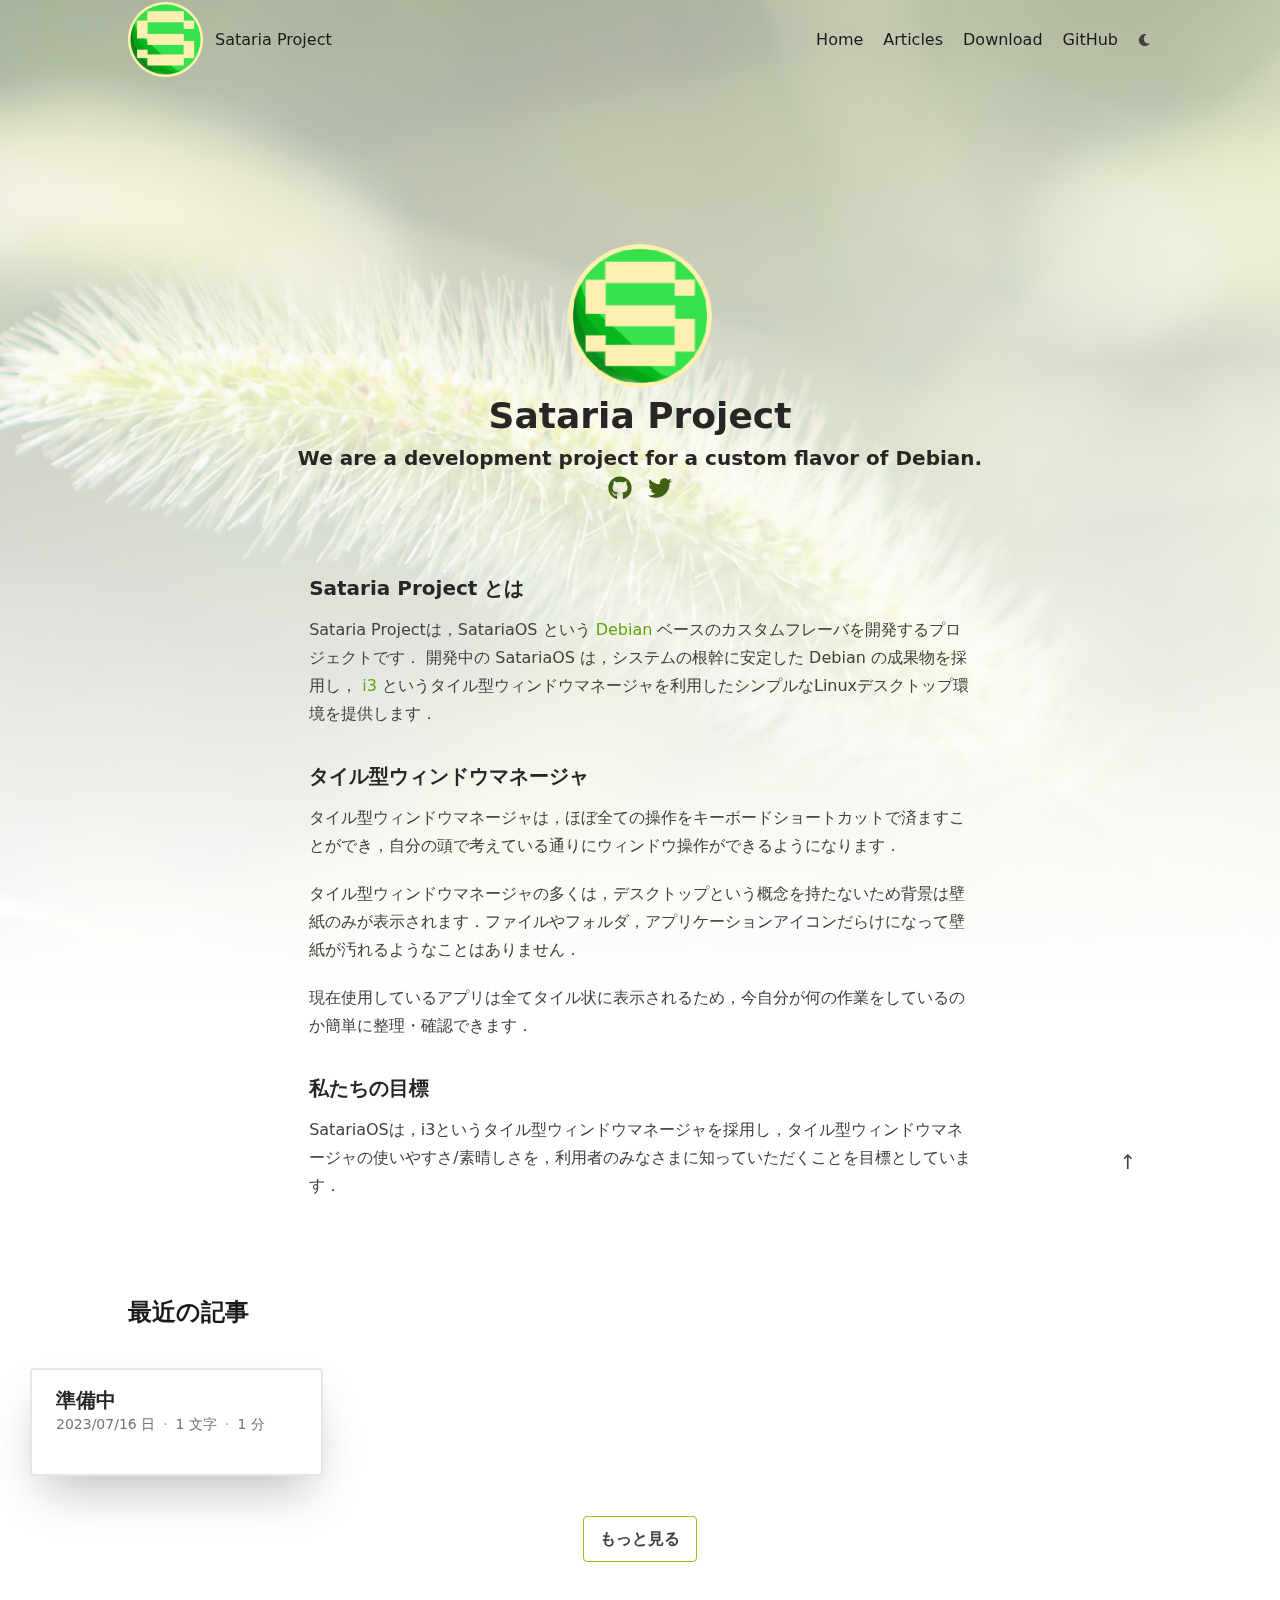
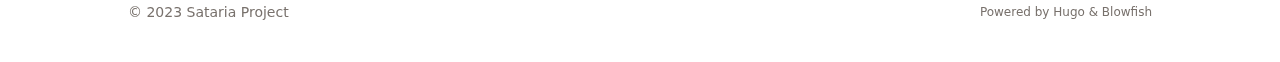
<file: index.html>
<!doctype html><html lang=ja-JP dir=ltr class=scroll-smooth data-default-appearance=light data-auto-appearance=true><head><meta name=generator content="Hugo 0.115.3"><meta charset=utf-8><meta http-equiv=content-language content="ja"><meta name=viewport content="width=device-width,initial-scale=1"><meta http-equiv=x-ua-compatible content="ie=edge"><title>Sataria Project</title><meta name=title content="Sataria Project"><meta name=description content="This is a demo of the Blowfish theme for Hugo."><link rel=canonical href=https://satariaos.github.io/><link rel=alternate type=application/rss+xml href=/index.xml title="Sataria Project"><link rel=alternate type=application/json href=/index.json title="Sataria Project"><link type=text/css rel=stylesheet href=/css/main.bundle.min.26172db4616abd0f9f107d3eab88d934e6db8a56a3ac628f890268572cadd2caa19af6ad4d9f763f687d9a13179026c88ee9ca59440b5b3d1e882bed1cd09b27.css integrity="sha512-JhcttGFqvQ+fEH0+q4jZNObbilajrGKPiQJoVyyt0sqhmvatTZ92P2h9mhMXkCbIjunKWUQLWz0eiCvtHNCbJw=="><script type=text/javascript src=/js/appearance.min.516a16745bea5a9bd011138d254cc0fd3973cd55ce6e15f3dec763e7c7c2c7448f8fe7b54cca811cb821b0c7e12cd161caace1dd794ac3d34d40937cbcc9ee12.js integrity="sha512-UWoWdFvqWpvQERONJUzA/TlzzVXObhXz3sdj58fCx0SPj+e1TMqBHLghsMfhLNFhyqzh3XlKw9NNQJN8vMnuEg=="></script>
<script src=/js/zoom.min.js></script>
<link rel=apple-touch-icon sizes=180x180 href=/apple-touch-icon.png><link rel=icon type=image/png sizes=32x32 href=/favicon-32x32.png><link rel=icon type=image/png sizes=16x16 href=/favicon-16x16.png><link rel=manifest href=/site.webmanifest><meta property="og:title" content="Welcome to SatariaProject!"><meta property="og:description" content="This is a demo of the Blowfish theme for Hugo."><meta property="og:type" content="website"><meta property="og:url" content="https://satariaos.github.io/"><meta name=twitter:card content="summary"><meta name=twitter:title content="Welcome to SatariaProject!"><meta name=twitter:description content="This is a demo of the Blowfish theme for Hugo."><script type=application/ld+json>{"@context":"https://schema.org","@type":"WebSite","@id":"https:\/\/satariaos.github.io\/","name":"Sataria Project","inLanguage":"ja","url":"https:\/\/satariaos.github.io\/","publisher":{"@type":"Person","name":"Sataria Project"}}</script><meta name=author content="Sataria Project"><link href=https://github.com/SatariaOS rel=me><link href=https://twitter.com/SatariaProject rel=me><script src=/lib/jquery/jquery.slim.min.js integrity></script><meta name=theme-color></head><body class="flex flex-col h-screen px-6 m-auto text-lg leading-7 max-w-7xl bg-neutral text-neutral-900 dark:bg-neutral-800 dark:text-neutral sm:px-14 md:px-24 lg:px-32"><div id=the-top class="absolute flex self-center"><a class="px-3 py-1 text-sm -translate-y-8 rounded-b-lg bg-primary-200 focus:translate-y-0 dark:bg-neutral-600" href=#main-content><span class="font-bold text-primary-600 ltr:pr-2 rtl:pl-2 dark:text-primary-400">&darr;</span>メインコンテンツへスキップ</a></div><div class=min-h-[148px]></div><div class="fixed inset-x-0 pl-[24px] pr-[24px]" style=z-index:100><div id=menu-blur class="absolute opacity-0 inset-x-0 top-0 h-full single_hero_background nozoom bg-neutral dark:bg-neutral-800"></div><div class="relative max-w-[64rem] ml-auto mr-auto"><div style=padding-left:0;padding-right:0;padding-top:2px;padding-bottom:3px class="main-menu flex items-center justify-between px-4 py-6 sm:px-6 md:justify-start space-x-3"><div><a href=/ class=flex><span class=sr-only>Sataria Project</span>
<img src=/img/Sataria_150.png width=75 height=75 class="logo max-h-[5rem] max-w-[5rem] object-scale-down object-left nozoom" alt="Sataria Project"></a></div><div class="flex flex-1 items-center justify-between"><nav class="flex space-x-3"><a href=/ class="text-base font-medium text-gray-500 hover:text-gray-900">Sataria Project</a></nav><nav class="hidden md:flex items-center space-x-5 md:ml-12 h-12"><a href=/ class="flex items-center"><p class="text-base font-medium text-gray-500 hover:text-gray-900" title="Welcome to SatariaProject!">Home</p></a><a href=/post/ class="flex items-center"><p class="text-base font-medium text-gray-500 hover:text-gray-900" title=Posts>Articles</p></a><a href=/iso/ class="flex items-center"><p class="text-base font-medium text-gray-500 hover:text-gray-900" title=ISO>Download</p></a><a href=https://github.com/SatariaOS target=_blank class="flex items-center"><p class="text-base font-medium text-gray-500 hover:text-gray-900" title>GitHub</p></a><div class="ltr:mr-14 rtl:ml-14 cursor-pointer text-sm text-neutral-700 hover:text-primary-600 dark:text-neutral dark:hover:text-primary-400"><button id=appearance-switcher aria-label="Dark mode switcher" type=button><div class="flex items-center justify-center h-12 dark:hidden"><span class="relative block icon"><svg xmlns="http://www.w3.org/2000/svg" viewBox="0 0 512 512"><path fill="currentcolor" d="M32 256C32 132.2 132.3 32 255.8 32c11.36.0 29.7 1.668 40.9 3.746 9.616 1.777 11.75 14.63 3.279 19.44C245 86.5 211.2 144.6 211.2 207.8c0 109.7 99.71 193 208.3 172.3 9.561-1.805 16.28 9.324 10.11 16.95C387.9 448.6 324.8 480 255.8 480 132.1 480 32 379.6 32 256z"/></svg></span></div><div class="items-center justify-center hidden h-12 dark:flex"><span class="relative block icon"><svg xmlns="http://www.w3.org/2000/svg" viewBox="0 0 512 512"><path fill="currentcolor" d="M256 159.1c-53.02.0-95.1 42.98-95.1 95.1s41.2 96.9 95.1 96.9 95.1-42.98 95.1-95.1S309 159.1 256 159.1zM509.3 347l-63.2-91.9 63.15-91.01c6.332-9.125 1.104-21.74-9.826-23.72l-109-19.7-19.7-109c-1.975-10.93-14.59-16.16-23.72-9.824L256 65.89 164.1 2.736c-9.125-6.332-21.74-1.107-23.72 9.824L121.6 121.6 12.56 141.3C1.633 143.2-3.596 155.9 2.736 164.1L65.89 256 2.74 347.01c-6.332 9.125-1.105 21.74 9.824 23.72l109 19.7 19.7 109c1.975 10.93 14.59 16.16 23.72 9.824L256 446.1l91.01 63.15c9.127 6.334 21.75 1.107 23.72-9.822l19.7-109 109-19.7C510.4 368.8 515.6 356.1 509.3 347zM256 383.1c-70.69.0-127.1-57.31-127.1-127.1.0-70.69 57.31-127.1 127.1-127.1S383.1 186.2 383.1 256c0 70.7-56.4 127.1-127.1 127.1z"/></svg></span></div></button></div></nav><div class="flex md:hidden items-center space-x-5 md:ml-12"><span></span>
<button id=appearance-switcher-mobile aria-label="Dark mode switcher" type=button style=margin-right:5px><div class="flex items-center justify-center h-12 dark:hidden"><span class="relative block icon"><svg xmlns="http://www.w3.org/2000/svg" viewBox="0 0 512 512"><path fill="currentcolor" d="M32 256C32 132.2 132.3 32 255.8 32c11.36.0 29.7 1.668 40.9 3.746 9.616 1.777 11.75 14.63 3.279 19.44C245 86.5 211.2 144.6 211.2 207.8c0 109.7 99.71 193 208.3 172.3 9.561-1.805 16.28 9.324 10.11 16.95C387.9 448.6 324.8 480 255.8 480 132.1 480 32 379.6 32 256z"/></svg></span></div><div class="items-center justify-center hidden h-12 dark:flex"><span class="relative block icon"><svg xmlns="http://www.w3.org/2000/svg" viewBox="0 0 512 512"><path fill="currentcolor" d="M256 159.1c-53.02.0-95.1 42.98-95.1 95.1s41.2 96.9 95.1 96.9 95.1-42.98 95.1-95.1S309 159.1 256 159.1zM509.3 347l-63.2-91.9 63.15-91.01c6.332-9.125 1.104-21.74-9.826-23.72l-109-19.7-19.7-109c-1.975-10.93-14.59-16.16-23.72-9.824L256 65.89 164.1 2.736c-9.125-6.332-21.74-1.107-23.72 9.824L121.6 121.6 12.56 141.3C1.633 143.2-3.596 155.9 2.736 164.1L65.89 256 2.74 347.01c-6.332 9.125-1.105 21.74 9.824 23.72l109 19.7 19.7 109c1.975 10.93 14.59 16.16 23.72 9.824L256 446.1l91.01 63.15c9.127 6.334 21.75 1.107 23.72-9.822l19.7-109 109-19.7C510.4 368.8 515.6 356.1 509.3 347zM256 383.1c-70.69.0-127.1-57.31-127.1-127.1.0-70.69 57.31-127.1 127.1-127.1S383.1 186.2 383.1 256c0 70.7-56.4 127.1-127.1 127.1z"/></svg></span></div></button></div></div><div class="-my-2 -mr-2 md:hidden"><label id=menu-button for=menu-controller class=block><input type=checkbox id=menu-controller class=hidden><div class="cursor-pointer hover:text-primary-600 dark:hover:text-primary-400"><span class="relative block icon"><svg xmlns="http://www.w3.org/2000/svg" viewBox="0 0 448 512"><path fill="currentcolor" d="M0 96C0 78.33 14.33 64 32 64H416c17.7.0 32 14.33 32 32 0 17.7-14.3 32-32 32H32C14.33 128 0 113.7.0 96zM0 256c0-17.7 14.33-32 32-32H416c17.7.0 32 14.3 32 32s-14.3 32-32 32H32c-17.67.0-32-14.3-32-32zM416 448H32c-17.67.0-32-14.3-32-32s14.33-32 32-32H416c17.7.0 32 14.3 32 32s-14.3 32-32 32z"/></svg></span></div><div id=menu-wrapper style=padding-top:5px class="fixed inset-0 z-30 invisible w-screen h-screen m-auto overflow-auto transition-opacity opacity-0 cursor-default bg-neutral-100/50 backdrop-blur-sm dark:bg-neutral-900/50"><ul class="flex space-y-2 mt-3 flex-col items-end w-full px-6 py-6 mx-auto overflow-visible list-none ltr:text-right rtl:text-left max-w-7xl"><li><span class="cursor-pointer inline-block align-text-bottom hover:text-primary-600 dark:hover:text-primary-400"><span class="relative block icon"><svg xmlns="http://www.w3.org/2000/svg" viewBox="0 0 320 512"><path fill="currentcolor" d="M310.6 361.4c12.5 12.5 12.5 32.75.0 45.25C304.4 412.9 296.2 416 288 416s-16.38-3.125-22.62-9.375L160 301.3 54.63 406.6C48.38 412.9 40.19 416 32 416S15.63 412.9 9.375 406.6c-12.5-12.5-12.5-32.75.0-45.25l105.4-105.4L9.375 150.6c-12.5-12.5-12.5-32.75.0-45.25s32.75-12.5 45.25.0L160 210.8l105.4-105.4c12.5-12.5 32.75-12.5 45.25.0s12.5 32.75.0 45.25l-105.4 105.4L310.6 361.4z"/></svg></span></span></li><li class=mt-1><a href=/ class="flex items-center"><p class="text-bg font-bg text-gray-500 hover:text-gray-900" title="Welcome to SatariaProject!">Home</p></a></li><li class=mt-1><a href=/post/ class="flex items-center"><p class="text-bg font-bg text-gray-500 hover:text-gray-900" title=Posts>Articles</p></a></li><li class=mt-1><a href=/iso/ class="flex items-center"><p class="text-bg font-bg text-gray-500 hover:text-gray-900" title=ISO>Download</p></a></li><li class=mt-1><a href=https://github.com/SatariaOS target=_blank class="flex items-center"><p class="text-bg font-bg text-gray-500 hover:text-gray-900" title>GitHub</p></a></li></ul></div></label></div></div></div></div><script>window.addEventListener("scroll",function(){var t=window.pageYOffset||document.documentElement.scrollTop||document.body.scrollTop||0,n=document.getElementById("menu-blur");n.style.opacity=t/300})</script><div class="relative flex flex-col grow"><main id=main-content class=grow><article class="max-w-full prose dark:prose-invert"><div class=relative><div class="absolute inset-x-0 bottom-0 h-1/2 bg-gray-100"></div><div class="mx-auto max-w-7xl p-0"><div class="relative sm:overflow-hidden"><div class="fixed inset-x-0 top-0" style=z-index:-10><img class="w-full h-[1000px] object-cover m-0 nozoom" src=/img/background.png role=presentation><div class="absolute inset-0 h-[1000px] bg-gradient-to-t from-neutral dark:from-neutral-800 to-transparent mix-blend-normal"></div><div class="opacity-60 absolute inset-0 h-[1000px] bg-gradient-to-t from-neutral dark:from-neutral-800 to-neutral-100 dark:to-neutral-800 mix-blend-normal"></div></div><div class="relative px-8 py-16 flex flex-col items-center justify-center text-center"><img class="mb-2 rounded-full h-36 w-36" width=144 height=144 alt="Sataria Project" src=/img/Sataria_150_hue32642e0367aa490f35a61e665b843e4_11524_288x288_fill_box_center_3.png><h1 class="mb-2 text-4xl font-extrabold text-neutral-800 dark:text-neutral-200">Sataria Project</h1><h2 class="mt-0 mb-0 text-xl text-neutral-800 dark:text-neutral-300">We are a development project for a custom flavor of Debian.</h2><div class="mt-1 mb-10 text-2xl"><div class="flex flex-wrap"><a class="px-2 hover:text-primary-400 text-primary-800 dark:text-primary-200" href=https://github.com/SatariaOS target=_blank aria-label=Github rel="me noopener noreferrer"><span class="relative block icon"><svg xmlns="http://www.w3.org/2000/svg" viewBox="0 0 496 512"><path fill="currentcolor" d="M165.9 397.4c0 2-2.3 3.6-5.2 3.6-3.3.3-5.6-1.3-5.6-3.6.0-2 2.3-3.6 5.2-3.6 3-.3 5.6 1.3 5.6 3.6zm-31.1-4.5c-.7 2 1.3 4.3 4.3 4.9 2.6 1 5.6.0 6.2-2s-1.3-4.3-4.3-5.2c-2.6-.7-5.5.3-6.2 2.3zm44.2-1.7c-2.9.7-4.9 2.6-4.6 4.9.3 2 2.9 3.3 5.9 2.6 2.9-.7 4.9-2.6 4.6-4.6-.3-1.9-3-3.2-5.9-2.9zM244.8 8C106.1 8 0 113.3.0 252c0 110.9 69.8 205.8 169.5 239.2 12.8 2.3 17.3-5.6 17.3-12.1.0-6.2-.3-40.4-.3-61.4.0.0-70 15-84.7-29.8.0.0-11.4-29.1-27.8-36.6.0.0-22.9-15.7 1.6-15.4.0.0 24.9 2 38.6 25.8 21.9 38.6 58.6 27.5 72.9 20.9 2.3-16 8.8-27.1 16-33.7-55.9-6.2-112.3-14.3-112.3-110.5.0-27.5 7.6-41.3 23.6-58.9-2.6-6.5-11.1-33.3 2.6-67.9 20.9-6.5 69 27 69 27 20-5.6 41.5-8.5 62.8-8.5s42.8 2.9 62.8 8.5c0 0 48.1-33.6 69-27 13.7 34.7 5.2 61.4 2.6 67.9 16 17.7 25.8 31.5 25.8 58.9.0 96.5-58.9 104.2-114.8 110.5 9.2 7.9 17 22.9 17 46.4.0 33.7-.3 75.4-.3 83.6.0 6.5 4.6 14.4 17.3 12.1C428.2 457.8 496 362.9 496 252 496 113.3 383.5 8 244.8 8zM97.2 352.9c-1.3 1-1 3.3.7 5.2 1.6 1.6 3.9 2.3 5.2 1 1.3-1 1-3.3-.7-5.2-1.6-1.6-3.9-2.3-5.2-1zm-10.8-8.1c-.7 1.3.3 2.9 2.3 3.9 1.6 1 3.6.7 4.3-.7.7-1.3-.3-2.9-2.3-3.9-2-.6-3.6-.3-4.3.7zm32.4 35.6c-1.6 1.3-1 4.3 1.3 6.2 2.3 2.3 5.2 2.6 6.5 1 1.3-1.3.7-4.3-1.3-6.2-2.2-2.3-5.2-2.6-6.5-1zm-11.4-14.7c-1.6 1-1.6 3.6.0 5.9 1.6 2.3 4.3 3.3 5.6 2.3 1.6-1.3 1.6-3.9.0-6.2-1.4-2.3-4-3.3-5.6-2z"/></svg></span></a><a class="px-2 hover:text-primary-400 text-primary-800 dark:text-primary-200" href=https://twitter.com/SatariaProject target=_blank aria-label=Twitter rel="me noopener noreferrer"><span class="relative block icon"><svg xmlns="http://www.w3.org/2000/svg" viewBox="0 0 512 512"><path fill="currentcolor" d="M459.37 151.716c.325 4.548.325 9.097.325 13.645.0 138.72-105.583 298.558-298.558 298.558-59.452.0-114.68-17.219-161.137-47.106 8.447.974 16.568 1.299 25.34 1.299 49.055.0 94.213-16.568 130.274-44.832-46.132-.975-84.792-31.188-98.112-72.772 6.498.974 12.995 1.624 19.818 1.624 9.421.0 18.843-1.3 27.614-3.573-48.081-9.747-84.143-51.98-84.143-102.985v-1.299c13.969 7.797 30.214 12.67 47.431 13.319-28.264-18.843-46.781-51.005-46.781-87.391.0-19.492 5.197-37.36 14.294-52.954 51.655 63.675 129.3 105.258 216.365 109.807-1.624-7.797-2.599-15.918-2.599-24.04.0-57.828 46.782-104.934 104.934-104.934 30.213.0 57.502 12.67 76.67 33.137 23.715-4.548 46.456-13.32 66.599-25.34-7.798 24.366-24.366 44.833-46.132 57.827 21.117-2.273 41.584-8.122 60.426-16.243-14.292 20.791-32.161 39.308-52.628 54.253z"/></svg></span></a></div></div><section class="prose dark:prose-invert"><div id=sataria-project-とは class=anchor></div><h3 class="relative group">Sataria Project とは
<span class="absolute top-0 w-6 transition-opacity opacity-0 ltr:-left-6 rtl:-right-6 not-prose group-hover:opacity-100"><a class="group-hover:text-primary-300 dark:group-hover:text-neutral-700" style=text-decoration-line:none!important href=#sataria-project-%e3%81%a8%e3%81%af aria-label=アンカー>#</a></span></h3><p>Sataria Projectは，SatariaOS という <a href=https://www.debian.org/ target=_blank>Debian</a> ベースのカスタムフレーバを開発するプロジェクトです．
開発中の SatariaOS は，システムの根幹に安定した Debian の成果物を採用し，<a href=https://i3wm.org/ target=_blank>
i3</a> というタイル型ウィンドウマネージャを利用したシンプルなLinuxデスクトップ環境を提供します．</p><div id=タイル型ウィンドウマネージャ class=anchor></div><h3 class="relative group">タイル型ウィンドウマネージャ
<span class="absolute top-0 w-6 transition-opacity opacity-0 ltr:-left-6 rtl:-right-6 not-prose group-hover:opacity-100"><a class="group-hover:text-primary-300 dark:group-hover:text-neutral-700" style=text-decoration-line:none!important href=#%e3%82%bf%e3%82%a4%e3%83%ab%e5%9e%8b%e3%82%a6%e3%82%a3%e3%83%b3%e3%83%89%e3%82%a6%e3%83%9e%e3%83%8d%e3%83%bc%e3%82%b8%e3%83%a3 aria-label=アンカー>#</a></span></h3><p>タイル型ウィンドウマネージャは，ほぼ全ての操作をキーボードショートカットで済ますことができ，自分の頭で考えている通りにウィンドウ操作ができるようになります．</p><p>タイル型ウィンドウマネージャの多くは，デスクトップという概念を持たないため背景は壁紙のみが表示されます．ファイルやフォルダ，アプリケーションアイコンだらけになって壁紙が汚れるようなことはありません．</p><p>現在使用しているアプリは全てタイル状に表示されるため，今自分が何の作業をしているのか簡単に整理・確認できます．</p><div id=私たちの目標 class=anchor></div><h3 class="relative group">私たちの目標
<span class="absolute top-0 w-6 transition-opacity opacity-0 ltr:-left-6 rtl:-right-6 not-prose group-hover:opacity-100"><a class="group-hover:text-primary-300 dark:group-hover:text-neutral-700" style=text-decoration-line:none!important href=#%e7%a7%81%e3%81%9f%e3%81%a1%e3%81%ae%e7%9b%ae%e6%a8%99 aria-label=アンカー>#</a></span></h3><p>SatariaOSは，i3というタイル型ウィンドウマネージャを採用し，タイル型ウィンドウマネージャの使いやすさ/素晴しさを，利用者のみなさまに知っていただくことを目標としています．</p></section></div></div></div></div></article><section><h2 class="mt-8 text-2xl font-extrabold mb-10">最近の記事</h2><div class="relative w-screen max-w-[1600px] px-[30px]" style="left:calc(max(-50vw,-800px) + 50%)"><section class="w-full grid gap-4 sm:grid-cols-2 md:grid-cols-3 xl:grid-cols-4 2xl:grid-cols-5"><a href=/post/under-construction/ class=min-w-full><div class="min-h-full border border-neutral-200 dark:border-neutral-700 border-2 rounded overflow-hidden shadow-2xl relative backdrop-blur"><div class="px-6 py-4"><div class="font-bold text-xl text-neutral-800 decoration-primary-500 hover:underline hover:underline-offset-2 dark:text-neutral" href=/post/under-construction/>準備中</div><div class="text-sm text-neutral-500 dark:text-neutral-400"><div class="flex flex-row flex-wrap items-center"><time datetime="2023-07-16 00:00:00 +0000 UTC">2023/07/16 日</time><span class="px-2 text-primary-500">&#183;</span><span>1 文字</span><span class="px-2 text-primary-500">&#183;</span><span title=読むのに必要な時間>1 分</span></div></div></div><div class="px-6 pt-4 pb-2"></div></div></a></section></div><div class="mt-10 flex justify-center"><a href=/post><button class="bg-transparent hover:text-primary-500 prose dark:prose-invert font-semibold hover:text-white py-2 px-4 border border-primary-500 hover:border-transparent rounded">
もっと見る</button></a></div></section><div id=top-scroller class="pointer-events-none absolute top-[110vh] bottom-0 w-12 ltr:right-0 rtl:left-0"><a href=#the-top class="pointer-events-auto sticky top-[calc(100vh-5.5rem)] flex h-12 w-12 mb-16 items-center justify-center rounded-full bg-neutral/50 text-xl text-neutral-700 backdrop-blur hover:text-primary-600 dark:bg-neutral-800/50 dark:text-neutral dark:hover:text-primary-400" aria-label=TOPへスクロール title=TOPへスクロール>&uarr;</a></div></main><footer id=site-footer class="py-10 print:hidden"><div class="flex items-center justify-between"><p class="text-sm text-neutral-500 dark:text-neutral-400">&copy;
2023
Sataria Project</p><p class="text-xs text-neutral-500 dark:text-neutral-400">Powered by <a class="hover:underline hover:decoration-primary-400 hover:text-primary-500" href=https://gohugo.io/ target=_blank rel="noopener noreferrer">Hugo</a> & <a class="hover:underline hover:decoration-primary-400 hover:text-primary-500" href=https://blowfish.page/ target=_blank rel="noopener noreferrer">Blowfish</a></p></div><script>mediumZoom(document.querySelectorAll("img:not(.nozoom)"),{margin:24,background:"rgba(0,0,0,0.5)",scrollOffset:0})</script><script type=text/javascript src=/js/process.min.35c1113bcc16c5a59bf031082f9e63822aa95280423881a7847a7ff33a16e6299ce6a840d9ef4e10d947e030a18f3f20359afb2ec0f35967484b9a9360ac3145.js integrity="sha512-NcERO8wWxaWb8DEIL55jgiqpUoBCOIGnhHp/8zoW5imc5qhA2e9OENlH4DChjz8gNZr7LsDzWWdIS5qTYKwxRQ=="></script></footer></div></body></html>
</file>
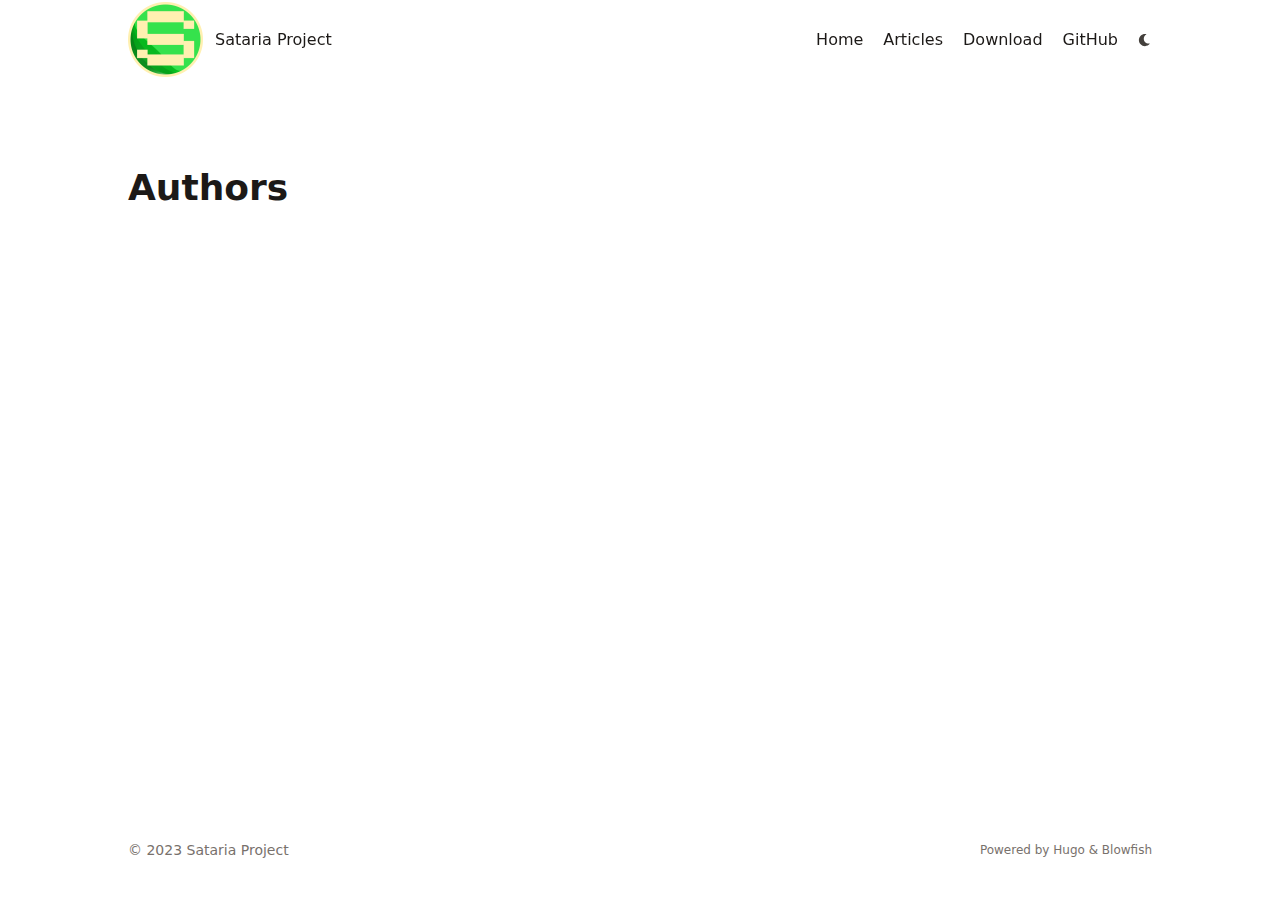
<file: authors/index.html>
<!doctype html><html lang=ja-JP dir=ltr class=scroll-smooth data-default-appearance=light data-auto-appearance=true><head><meta charset=utf-8><meta http-equiv=content-language content="ja"><meta name=viewport content="width=device-width,initial-scale=1"><meta http-equiv=x-ua-compatible content="ie=edge"><title>Authors &#183; Sataria Project</title><meta name=title content="Authors &#183; Sataria Project"><link rel=canonical href=https://satariaos.github.io/authors/><link rel=alternate type=application/rss+xml href=/authors/index.xml title="Sataria Project"><link type=text/css rel=stylesheet href=/css/main.bundle.min.26172db4616abd0f9f107d3eab88d934e6db8a56a3ac628f890268572cadd2caa19af6ad4d9f763f687d9a13179026c88ee9ca59440b5b3d1e882bed1cd09b27.css integrity="sha512-JhcttGFqvQ+fEH0+q4jZNObbilajrGKPiQJoVyyt0sqhmvatTZ92P2h9mhMXkCbIjunKWUQLWz0eiCvtHNCbJw=="><script type=text/javascript src=/js/appearance.min.516a16745bea5a9bd011138d254cc0fd3973cd55ce6e15f3dec763e7c7c2c7448f8fe7b54cca811cb821b0c7e12cd161caace1dd794ac3d34d40937cbcc9ee12.js integrity="sha512-UWoWdFvqWpvQERONJUzA/TlzzVXObhXz3sdj58fCx0SPj+e1TMqBHLghsMfhLNFhyqzh3XlKw9NNQJN8vMnuEg=="></script>
<script src=/js/zoom.min.js></script>
<link rel=apple-touch-icon sizes=180x180 href=/apple-touch-icon.png><link rel=icon type=image/png sizes=32x32 href=/favicon-32x32.png><link rel=icon type=image/png sizes=16x16 href=/favicon-16x16.png><link rel=manifest href=/site.webmanifest><meta property="og:title" content="Authors"><meta property="og:description" content><meta property="og:type" content="website"><meta property="og:url" content="https://satariaos.github.io/authors/"><meta name=twitter:card content="summary"><meta name=twitter:title content="Authors"><meta name=twitter:description content><meta name=author content="Sataria Project"><link href=https://github.com/SatariaOS rel=me><link href=https://twitter.com/SatariaProject rel=me><script src=/lib/jquery/jquery.slim.min.js integrity></script><meta name=theme-color></head><body class="flex flex-col h-screen px-6 m-auto text-lg leading-7 max-w-7xl bg-neutral text-neutral-900 dark:bg-neutral-800 dark:text-neutral sm:px-14 md:px-24 lg:px-32"><div id=the-top class="absolute flex self-center"><a class="px-3 py-1 text-sm -translate-y-8 rounded-b-lg bg-primary-200 focus:translate-y-0 dark:bg-neutral-600" href=#main-content><span class="font-bold text-primary-600 ltr:pr-2 rtl:pl-2 dark:text-primary-400">&darr;</span>メインコンテンツへスキップ</a></div><div class=min-h-[148px]></div><div class="fixed inset-x-0 pl-[24px] pr-[24px]" style=z-index:100><div id=menu-blur class="absolute opacity-0 inset-x-0 top-0 h-full single_hero_background nozoom bg-neutral dark:bg-neutral-800"></div><div class="relative max-w-[64rem] ml-auto mr-auto"><div style=padding-left:0;padding-right:0;padding-top:2px;padding-bottom:3px class="main-menu flex items-center justify-between px-4 py-6 sm:px-6 md:justify-start space-x-3"><div><a href=/ class=flex><span class=sr-only>Sataria Project</span>
<img src=/img/Sataria_150.png width=75 height=75 class="logo max-h-[5rem] max-w-[5rem] object-scale-down object-left nozoom" alt="Sataria Project"></a></div><div class="flex flex-1 items-center justify-between"><nav class="flex space-x-3"><a href=/ class="text-base font-medium text-gray-500 hover:text-gray-900">Sataria Project</a></nav><nav class="hidden md:flex items-center space-x-5 md:ml-12 h-12"><a href=/ class="flex items-center"><p class="text-base font-medium text-gray-500 hover:text-gray-900" title="Welcome to SatariaProject!">Home</p></a><a href=/post/ class="flex items-center"><p class="text-base font-medium text-gray-500 hover:text-gray-900" title=Posts>Articles</p></a><a href=/iso/ class="flex items-center"><p class="text-base font-medium text-gray-500 hover:text-gray-900" title=ISO>Download</p></a><a href=https://github.com/SatariaOS target=_blank class="flex items-center"><p class="text-base font-medium text-gray-500 hover:text-gray-900" title>GitHub</p></a><div class="ltr:mr-14 rtl:ml-14 cursor-pointer text-sm text-neutral-700 hover:text-primary-600 dark:text-neutral dark:hover:text-primary-400"><button id=appearance-switcher aria-label="Dark mode switcher" type=button><div class="flex items-center justify-center h-12 dark:hidden"><span class="relative block icon"><svg xmlns="http://www.w3.org/2000/svg" viewBox="0 0 512 512"><path fill="currentcolor" d="M32 256C32 132.2 132.3 32 255.8 32c11.36.0 29.7 1.668 40.9 3.746 9.616 1.777 11.75 14.63 3.279 19.44C245 86.5 211.2 144.6 211.2 207.8c0 109.7 99.71 193 208.3 172.3 9.561-1.805 16.28 9.324 10.11 16.95C387.9 448.6 324.8 480 255.8 480 132.1 480 32 379.6 32 256z"/></svg></span></div><div class="items-center justify-center hidden h-12 dark:flex"><span class="relative block icon"><svg xmlns="http://www.w3.org/2000/svg" viewBox="0 0 512 512"><path fill="currentcolor" d="M256 159.1c-53.02.0-95.1 42.98-95.1 95.1s41.2 96.9 95.1 96.9 95.1-42.98 95.1-95.1S309 159.1 256 159.1zM509.3 347l-63.2-91.9 63.15-91.01c6.332-9.125 1.104-21.74-9.826-23.72l-109-19.7-19.7-109c-1.975-10.93-14.59-16.16-23.72-9.824L256 65.89 164.1 2.736c-9.125-6.332-21.74-1.107-23.72 9.824L121.6 121.6 12.56 141.3C1.633 143.2-3.596 155.9 2.736 164.1L65.89 256 2.74 347.01c-6.332 9.125-1.105 21.74 9.824 23.72l109 19.7 19.7 109c1.975 10.93 14.59 16.16 23.72 9.824L256 446.1l91.01 63.15c9.127 6.334 21.75 1.107 23.72-9.822l19.7-109 109-19.7C510.4 368.8 515.6 356.1 509.3 347zM256 383.1c-70.69.0-127.1-57.31-127.1-127.1.0-70.69 57.31-127.1 127.1-127.1S383.1 186.2 383.1 256c0 70.7-56.4 127.1-127.1 127.1z"/></svg></span></div></button></div></nav><div class="flex md:hidden items-center space-x-5 md:ml-12"><span></span>
<button id=appearance-switcher-mobile aria-label="Dark mode switcher" type=button style=margin-right:5px><div class="flex items-center justify-center h-12 dark:hidden"><span class="relative block icon"><svg xmlns="http://www.w3.org/2000/svg" viewBox="0 0 512 512"><path fill="currentcolor" d="M32 256C32 132.2 132.3 32 255.8 32c11.36.0 29.7 1.668 40.9 3.746 9.616 1.777 11.75 14.63 3.279 19.44C245 86.5 211.2 144.6 211.2 207.8c0 109.7 99.71 193 208.3 172.3 9.561-1.805 16.28 9.324 10.11 16.95C387.9 448.6 324.8 480 255.8 480 132.1 480 32 379.6 32 256z"/></svg></span></div><div class="items-center justify-center hidden h-12 dark:flex"><span class="relative block icon"><svg xmlns="http://www.w3.org/2000/svg" viewBox="0 0 512 512"><path fill="currentcolor" d="M256 159.1c-53.02.0-95.1 42.98-95.1 95.1s41.2 96.9 95.1 96.9 95.1-42.98 95.1-95.1S309 159.1 256 159.1zM509.3 347l-63.2-91.9 63.15-91.01c6.332-9.125 1.104-21.74-9.826-23.72l-109-19.7-19.7-109c-1.975-10.93-14.59-16.16-23.72-9.824L256 65.89 164.1 2.736c-9.125-6.332-21.74-1.107-23.72 9.824L121.6 121.6 12.56 141.3C1.633 143.2-3.596 155.9 2.736 164.1L65.89 256 2.74 347.01c-6.332 9.125-1.105 21.74 9.824 23.72l109 19.7 19.7 109c1.975 10.93 14.59 16.16 23.72 9.824L256 446.1l91.01 63.15c9.127 6.334 21.75 1.107 23.72-9.822l19.7-109 109-19.7C510.4 368.8 515.6 356.1 509.3 347zM256 383.1c-70.69.0-127.1-57.31-127.1-127.1.0-70.69 57.31-127.1 127.1-127.1S383.1 186.2 383.1 256c0 70.7-56.4 127.1-127.1 127.1z"/></svg></span></div></button></div></div><div class="-my-2 -mr-2 md:hidden"><label id=menu-button for=menu-controller class=block><input type=checkbox id=menu-controller class=hidden><div class="cursor-pointer hover:text-primary-600 dark:hover:text-primary-400"><span class="relative block icon"><svg xmlns="http://www.w3.org/2000/svg" viewBox="0 0 448 512"><path fill="currentcolor" d="M0 96C0 78.33 14.33 64 32 64H416c17.7.0 32 14.33 32 32 0 17.7-14.3 32-32 32H32C14.33 128 0 113.7.0 96zM0 256c0-17.7 14.33-32 32-32H416c17.7.0 32 14.3 32 32s-14.3 32-32 32H32c-17.67.0-32-14.3-32-32zM416 448H32c-17.67.0-32-14.3-32-32s14.33-32 32-32H416c17.7.0 32 14.3 32 32s-14.3 32-32 32z"/></svg></span></div><div id=menu-wrapper style=padding-top:5px class="fixed inset-0 z-30 invisible w-screen h-screen m-auto overflow-auto transition-opacity opacity-0 cursor-default bg-neutral-100/50 backdrop-blur-sm dark:bg-neutral-900/50"><ul class="flex space-y-2 mt-3 flex-col items-end w-full px-6 py-6 mx-auto overflow-visible list-none ltr:text-right rtl:text-left max-w-7xl"><li><span class="cursor-pointer inline-block align-text-bottom hover:text-primary-600 dark:hover:text-primary-400"><span class="relative block icon"><svg xmlns="http://www.w3.org/2000/svg" viewBox="0 0 320 512"><path fill="currentcolor" d="M310.6 361.4c12.5 12.5 12.5 32.75.0 45.25C304.4 412.9 296.2 416 288 416s-16.38-3.125-22.62-9.375L160 301.3 54.63 406.6C48.38 412.9 40.19 416 32 416S15.63 412.9 9.375 406.6c-12.5-12.5-12.5-32.75.0-45.25l105.4-105.4L9.375 150.6c-12.5-12.5-12.5-32.75.0-45.25s32.75-12.5 45.25.0L160 210.8l105.4-105.4c12.5-12.5 32.75-12.5 45.25.0s12.5 32.75.0 45.25l-105.4 105.4L310.6 361.4z"/></svg></span></span></li><li class=mt-1><a href=/ class="flex items-center"><p class="text-bg font-bg text-gray-500 hover:text-gray-900" title="Welcome to SatariaProject!">Home</p></a></li><li class=mt-1><a href=/post/ class="flex items-center"><p class="text-bg font-bg text-gray-500 hover:text-gray-900" title=Posts>Articles</p></a></li><li class=mt-1><a href=/iso/ class="flex items-center"><p class="text-bg font-bg text-gray-500 hover:text-gray-900" title=ISO>Download</p></a></li><li class=mt-1><a href=https://github.com/SatariaOS target=_blank class="flex items-center"><p class="text-bg font-bg text-gray-500 hover:text-gray-900" title>GitHub</p></a></li></ul></div></label></div></div></div></div><script>window.addEventListener("scroll",function(){var t=window.pageYOffset||document.documentElement.scrollTop||document.body.scrollTop||0,n=document.getElementById("menu-blur");n.style.opacity=t/300})</script><div class="relative flex flex-col grow"><main id=main-content class=grow><header><h1 class="mt-5 text-4xl font-extrabold text-neutral-900 dark:text-neutral">Authors</h1><div class="mt-1 mb-2 text-base text-neutral-500 dark:text-neutral-400 print:hidden"><div class="flex flex-row flex-wrap items-center"></div></div></header><script>var oid="views_taxonomy_authors",oid_likes="likes_taxonomy_authors"</script><script type=text/javascript src=/js/page.min.0e49973b4ad0a382c7c6012d8bff8226316642daabc4f8a20477bd08674f3da6e2fa993bc20ad4f51e7c5bb68e6f913a207a7c4fe37ea0e7b806894afce0a64e.js integrity="sha512-DkmXO0rQo4LHxgEti/+CJjFmQtqrxPiiBHe9CGdPPabi+pk7wgrU9R58W7aOb5E6IHp8T+N+oOe4BolK/OCmTg=="></script><section class="flex flex-wrap max-w-prose -mx-2 overflow-hidden"></section></main><footer id=site-footer class="py-10 print:hidden"><div class="flex items-center justify-between"><p class="text-sm text-neutral-500 dark:text-neutral-400">&copy;
2023
Sataria Project</p><p class="text-xs text-neutral-500 dark:text-neutral-400">Powered by <a class="hover:underline hover:decoration-primary-400 hover:text-primary-500" href=https://gohugo.io/ target=_blank rel="noopener noreferrer">Hugo</a> & <a class="hover:underline hover:decoration-primary-400 hover:text-primary-500" href=https://blowfish.page/ target=_blank rel="noopener noreferrer">Blowfish</a></p></div><script>mediumZoom(document.querySelectorAll("img:not(.nozoom)"),{margin:24,background:"rgba(0,0,0,0.5)",scrollOffset:0})</script><script type=text/javascript src=/js/process.min.35c1113bcc16c5a59bf031082f9e63822aa95280423881a7847a7ff33a16e6299ce6a840d9ef4e10d947e030a18f3f20359afb2ec0f35967484b9a9360ac3145.js integrity="sha512-NcERO8wWxaWb8DEIL55jgiqpUoBCOIGnhHp/8zoW5imc5qhA2e9OENlH4DChjz8gNZr7LsDzWWdIS5qTYKwxRQ=="></script></footer></div></body></html>
</file>
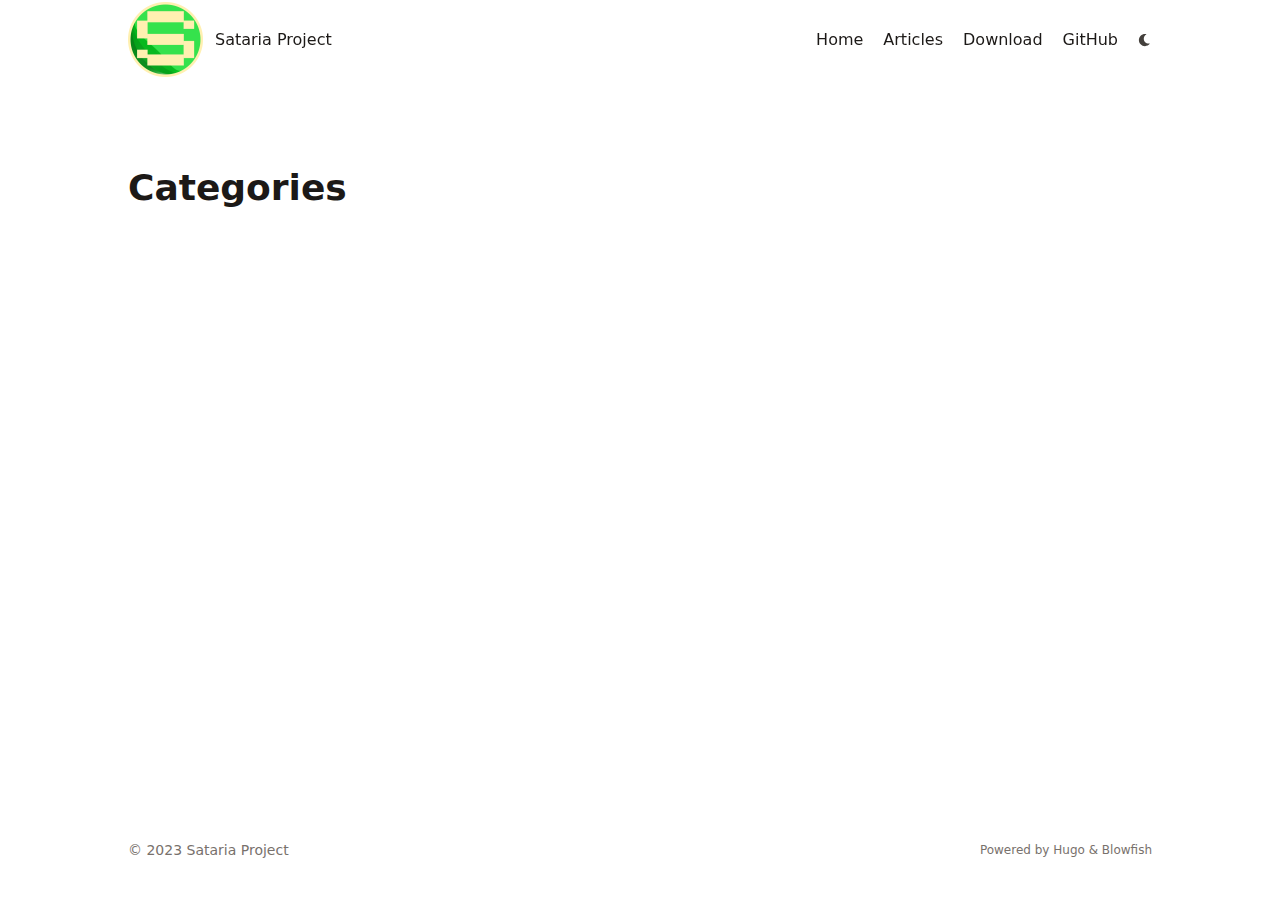
<file: categories/index.html>
<!doctype html><html lang=ja-JP dir=ltr class=scroll-smooth data-default-appearance=light data-auto-appearance=true><head><meta charset=utf-8><meta http-equiv=content-language content="ja"><meta name=viewport content="width=device-width,initial-scale=1"><meta http-equiv=x-ua-compatible content="ie=edge"><title>Categories &#183; Sataria Project</title><meta name=title content="Categories &#183; Sataria Project"><link rel=canonical href=https://satariaos.github.io/categories/><link rel=alternate type=application/rss+xml href=/categories/index.xml title="Sataria Project"><link type=text/css rel=stylesheet href=/css/main.bundle.min.26172db4616abd0f9f107d3eab88d934e6db8a56a3ac628f890268572cadd2caa19af6ad4d9f763f687d9a13179026c88ee9ca59440b5b3d1e882bed1cd09b27.css integrity="sha512-JhcttGFqvQ+fEH0+q4jZNObbilajrGKPiQJoVyyt0sqhmvatTZ92P2h9mhMXkCbIjunKWUQLWz0eiCvtHNCbJw=="><script type=text/javascript src=/js/appearance.min.516a16745bea5a9bd011138d254cc0fd3973cd55ce6e15f3dec763e7c7c2c7448f8fe7b54cca811cb821b0c7e12cd161caace1dd794ac3d34d40937cbcc9ee12.js integrity="sha512-UWoWdFvqWpvQERONJUzA/TlzzVXObhXz3sdj58fCx0SPj+e1TMqBHLghsMfhLNFhyqzh3XlKw9NNQJN8vMnuEg=="></script>
<script src=/js/zoom.min.js></script>
<link rel=apple-touch-icon sizes=180x180 href=/apple-touch-icon.png><link rel=icon type=image/png sizes=32x32 href=/favicon-32x32.png><link rel=icon type=image/png sizes=16x16 href=/favicon-16x16.png><link rel=manifest href=/site.webmanifest><meta property="og:title" content="Categories"><meta property="og:description" content><meta property="og:type" content="website"><meta property="og:url" content="https://satariaos.github.io/categories/"><meta name=twitter:card content="summary"><meta name=twitter:title content="Categories"><meta name=twitter:description content><meta name=author content="Sataria Project"><link href=https://github.com/SatariaOS rel=me><link href=https://twitter.com/SatariaProject rel=me><script src=/lib/jquery/jquery.slim.min.js integrity></script><meta name=theme-color></head><body class="flex flex-col h-screen px-6 m-auto text-lg leading-7 max-w-7xl bg-neutral text-neutral-900 dark:bg-neutral-800 dark:text-neutral sm:px-14 md:px-24 lg:px-32"><div id=the-top class="absolute flex self-center"><a class="px-3 py-1 text-sm -translate-y-8 rounded-b-lg bg-primary-200 focus:translate-y-0 dark:bg-neutral-600" href=#main-content><span class="font-bold text-primary-600 ltr:pr-2 rtl:pl-2 dark:text-primary-400">&darr;</span>メインコンテンツへスキップ</a></div><div class=min-h-[148px]></div><div class="fixed inset-x-0 pl-[24px] pr-[24px]" style=z-index:100><div id=menu-blur class="absolute opacity-0 inset-x-0 top-0 h-full single_hero_background nozoom bg-neutral dark:bg-neutral-800"></div><div class="relative max-w-[64rem] ml-auto mr-auto"><div style=padding-left:0;padding-right:0;padding-top:2px;padding-bottom:3px class="main-menu flex items-center justify-between px-4 py-6 sm:px-6 md:justify-start space-x-3"><div><a href=/ class=flex><span class=sr-only>Sataria Project</span>
<img src=/img/Sataria_150.png width=75 height=75 class="logo max-h-[5rem] max-w-[5rem] object-scale-down object-left nozoom" alt="Sataria Project"></a></div><div class="flex flex-1 items-center justify-between"><nav class="flex space-x-3"><a href=/ class="text-base font-medium text-gray-500 hover:text-gray-900">Sataria Project</a></nav><nav class="hidden md:flex items-center space-x-5 md:ml-12 h-12"><a href=/ class="flex items-center"><p class="text-base font-medium text-gray-500 hover:text-gray-900" title="Welcome to SatariaProject!">Home</p></a><a href=/post/ class="flex items-center"><p class="text-base font-medium text-gray-500 hover:text-gray-900" title=Posts>Articles</p></a><a href=/iso/ class="flex items-center"><p class="text-base font-medium text-gray-500 hover:text-gray-900" title=ISO>Download</p></a><a href=https://github.com/SatariaOS target=_blank class="flex items-center"><p class="text-base font-medium text-gray-500 hover:text-gray-900" title>GitHub</p></a><div class="ltr:mr-14 rtl:ml-14 cursor-pointer text-sm text-neutral-700 hover:text-primary-600 dark:text-neutral dark:hover:text-primary-400"><button id=appearance-switcher aria-label="Dark mode switcher" type=button><div class="flex items-center justify-center h-12 dark:hidden"><span class="relative block icon"><svg xmlns="http://www.w3.org/2000/svg" viewBox="0 0 512 512"><path fill="currentcolor" d="M32 256C32 132.2 132.3 32 255.8 32c11.36.0 29.7 1.668 40.9 3.746 9.616 1.777 11.75 14.63 3.279 19.44C245 86.5 211.2 144.6 211.2 207.8c0 109.7 99.71 193 208.3 172.3 9.561-1.805 16.28 9.324 10.11 16.95C387.9 448.6 324.8 480 255.8 480 132.1 480 32 379.6 32 256z"/></svg></span></div><div class="items-center justify-center hidden h-12 dark:flex"><span class="relative block icon"><svg xmlns="http://www.w3.org/2000/svg" viewBox="0 0 512 512"><path fill="currentcolor" d="M256 159.1c-53.02.0-95.1 42.98-95.1 95.1s41.2 96.9 95.1 96.9 95.1-42.98 95.1-95.1S309 159.1 256 159.1zM509.3 347l-63.2-91.9 63.15-91.01c6.332-9.125 1.104-21.74-9.826-23.72l-109-19.7-19.7-109c-1.975-10.93-14.59-16.16-23.72-9.824L256 65.89 164.1 2.736c-9.125-6.332-21.74-1.107-23.72 9.824L121.6 121.6 12.56 141.3C1.633 143.2-3.596 155.9 2.736 164.1L65.89 256 2.74 347.01c-6.332 9.125-1.105 21.74 9.824 23.72l109 19.7 19.7 109c1.975 10.93 14.59 16.16 23.72 9.824L256 446.1l91.01 63.15c9.127 6.334 21.75 1.107 23.72-9.822l19.7-109 109-19.7C510.4 368.8 515.6 356.1 509.3 347zM256 383.1c-70.69.0-127.1-57.31-127.1-127.1.0-70.69 57.31-127.1 127.1-127.1S383.1 186.2 383.1 256c0 70.7-56.4 127.1-127.1 127.1z"/></svg></span></div></button></div></nav><div class="flex md:hidden items-center space-x-5 md:ml-12"><span></span>
<button id=appearance-switcher-mobile aria-label="Dark mode switcher" type=button style=margin-right:5px><div class="flex items-center justify-center h-12 dark:hidden"><span class="relative block icon"><svg xmlns="http://www.w3.org/2000/svg" viewBox="0 0 512 512"><path fill="currentcolor" d="M32 256C32 132.2 132.3 32 255.8 32c11.36.0 29.7 1.668 40.9 3.746 9.616 1.777 11.75 14.63 3.279 19.44C245 86.5 211.2 144.6 211.2 207.8c0 109.7 99.71 193 208.3 172.3 9.561-1.805 16.28 9.324 10.11 16.95C387.9 448.6 324.8 480 255.8 480 132.1 480 32 379.6 32 256z"/></svg></span></div><div class="items-center justify-center hidden h-12 dark:flex"><span class="relative block icon"><svg xmlns="http://www.w3.org/2000/svg" viewBox="0 0 512 512"><path fill="currentcolor" d="M256 159.1c-53.02.0-95.1 42.98-95.1 95.1s41.2 96.9 95.1 96.9 95.1-42.98 95.1-95.1S309 159.1 256 159.1zM509.3 347l-63.2-91.9 63.15-91.01c6.332-9.125 1.104-21.74-9.826-23.72l-109-19.7-19.7-109c-1.975-10.93-14.59-16.16-23.72-9.824L256 65.89 164.1 2.736c-9.125-6.332-21.74-1.107-23.72 9.824L121.6 121.6 12.56 141.3C1.633 143.2-3.596 155.9 2.736 164.1L65.89 256 2.74 347.01c-6.332 9.125-1.105 21.74 9.824 23.72l109 19.7 19.7 109c1.975 10.93 14.59 16.16 23.72 9.824L256 446.1l91.01 63.15c9.127 6.334 21.75 1.107 23.72-9.822l19.7-109 109-19.7C510.4 368.8 515.6 356.1 509.3 347zM256 383.1c-70.69.0-127.1-57.31-127.1-127.1.0-70.69 57.31-127.1 127.1-127.1S383.1 186.2 383.1 256c0 70.7-56.4 127.1-127.1 127.1z"/></svg></span></div></button></div></div><div class="-my-2 -mr-2 md:hidden"><label id=menu-button for=menu-controller class=block><input type=checkbox id=menu-controller class=hidden><div class="cursor-pointer hover:text-primary-600 dark:hover:text-primary-400"><span class="relative block icon"><svg xmlns="http://www.w3.org/2000/svg" viewBox="0 0 448 512"><path fill="currentcolor" d="M0 96C0 78.33 14.33 64 32 64H416c17.7.0 32 14.33 32 32 0 17.7-14.3 32-32 32H32C14.33 128 0 113.7.0 96zM0 256c0-17.7 14.33-32 32-32H416c17.7.0 32 14.3 32 32s-14.3 32-32 32H32c-17.67.0-32-14.3-32-32zM416 448H32c-17.67.0-32-14.3-32-32s14.33-32 32-32H416c17.7.0 32 14.3 32 32s-14.3 32-32 32z"/></svg></span></div><div id=menu-wrapper style=padding-top:5px class="fixed inset-0 z-30 invisible w-screen h-screen m-auto overflow-auto transition-opacity opacity-0 cursor-default bg-neutral-100/50 backdrop-blur-sm dark:bg-neutral-900/50"><ul class="flex space-y-2 mt-3 flex-col items-end w-full px-6 py-6 mx-auto overflow-visible list-none ltr:text-right rtl:text-left max-w-7xl"><li><span class="cursor-pointer inline-block align-text-bottom hover:text-primary-600 dark:hover:text-primary-400"><span class="relative block icon"><svg xmlns="http://www.w3.org/2000/svg" viewBox="0 0 320 512"><path fill="currentcolor" d="M310.6 361.4c12.5 12.5 12.5 32.75.0 45.25C304.4 412.9 296.2 416 288 416s-16.38-3.125-22.62-9.375L160 301.3 54.63 406.6C48.38 412.9 40.19 416 32 416S15.63 412.9 9.375 406.6c-12.5-12.5-12.5-32.75.0-45.25l105.4-105.4L9.375 150.6c-12.5-12.5-12.5-32.75.0-45.25s32.75-12.5 45.25.0L160 210.8l105.4-105.4c12.5-12.5 32.75-12.5 45.25.0s12.5 32.75.0 45.25l-105.4 105.4L310.6 361.4z"/></svg></span></span></li><li class=mt-1><a href=/ class="flex items-center"><p class="text-bg font-bg text-gray-500 hover:text-gray-900" title="Welcome to SatariaProject!">Home</p></a></li><li class=mt-1><a href=/post/ class="flex items-center"><p class="text-bg font-bg text-gray-500 hover:text-gray-900" title=Posts>Articles</p></a></li><li class=mt-1><a href=/iso/ class="flex items-center"><p class="text-bg font-bg text-gray-500 hover:text-gray-900" title=ISO>Download</p></a></li><li class=mt-1><a href=https://github.com/SatariaOS target=_blank class="flex items-center"><p class="text-bg font-bg text-gray-500 hover:text-gray-900" title>GitHub</p></a></li></ul></div></label></div></div></div></div><script>window.addEventListener("scroll",function(){var t=window.pageYOffset||document.documentElement.scrollTop||document.body.scrollTop||0,n=document.getElementById("menu-blur");n.style.opacity=t/300})</script><div class="relative flex flex-col grow"><main id=main-content class=grow><header><h1 class="mt-5 text-4xl font-extrabold text-neutral-900 dark:text-neutral">Categories</h1><div class="mt-1 mb-2 text-base text-neutral-500 dark:text-neutral-400 print:hidden"><div class="flex flex-row flex-wrap items-center"></div></div></header><script>var oid="views_taxonomy_categories",oid_likes="likes_taxonomy_categories"</script><script type=text/javascript src=/js/page.min.0e49973b4ad0a382c7c6012d8bff8226316642daabc4f8a20477bd08674f3da6e2fa993bc20ad4f51e7c5bb68e6f913a207a7c4fe37ea0e7b806894afce0a64e.js integrity="sha512-DkmXO0rQo4LHxgEti/+CJjFmQtqrxPiiBHe9CGdPPabi+pk7wgrU9R58W7aOb5E6IHp8T+N+oOe4BolK/OCmTg=="></script><section class="flex flex-wrap max-w-prose -mx-2 overflow-hidden"></section></main><footer id=site-footer class="py-10 print:hidden"><div class="flex items-center justify-between"><p class="text-sm text-neutral-500 dark:text-neutral-400">&copy;
2023
Sataria Project</p><p class="text-xs text-neutral-500 dark:text-neutral-400">Powered by <a class="hover:underline hover:decoration-primary-400 hover:text-primary-500" href=https://gohugo.io/ target=_blank rel="noopener noreferrer">Hugo</a> & <a class="hover:underline hover:decoration-primary-400 hover:text-primary-500" href=https://blowfish.page/ target=_blank rel="noopener noreferrer">Blowfish</a></p></div><script>mediumZoom(document.querySelectorAll("img:not(.nozoom)"),{margin:24,background:"rgba(0,0,0,0.5)",scrollOffset:0})</script><script type=text/javascript src=/js/process.min.35c1113bcc16c5a59bf031082f9e63822aa95280423881a7847a7ff33a16e6299ce6a840d9ef4e10d947e030a18f3f20359afb2ec0f35967484b9a9360ac3145.js integrity="sha512-NcERO8wWxaWb8DEIL55jgiqpUoBCOIGnhHp/8zoW5imc5qhA2e9OENlH4DChjz8gNZr7LsDzWWdIS5qTYKwxRQ=="></script></footer></div></body></html>
</file>
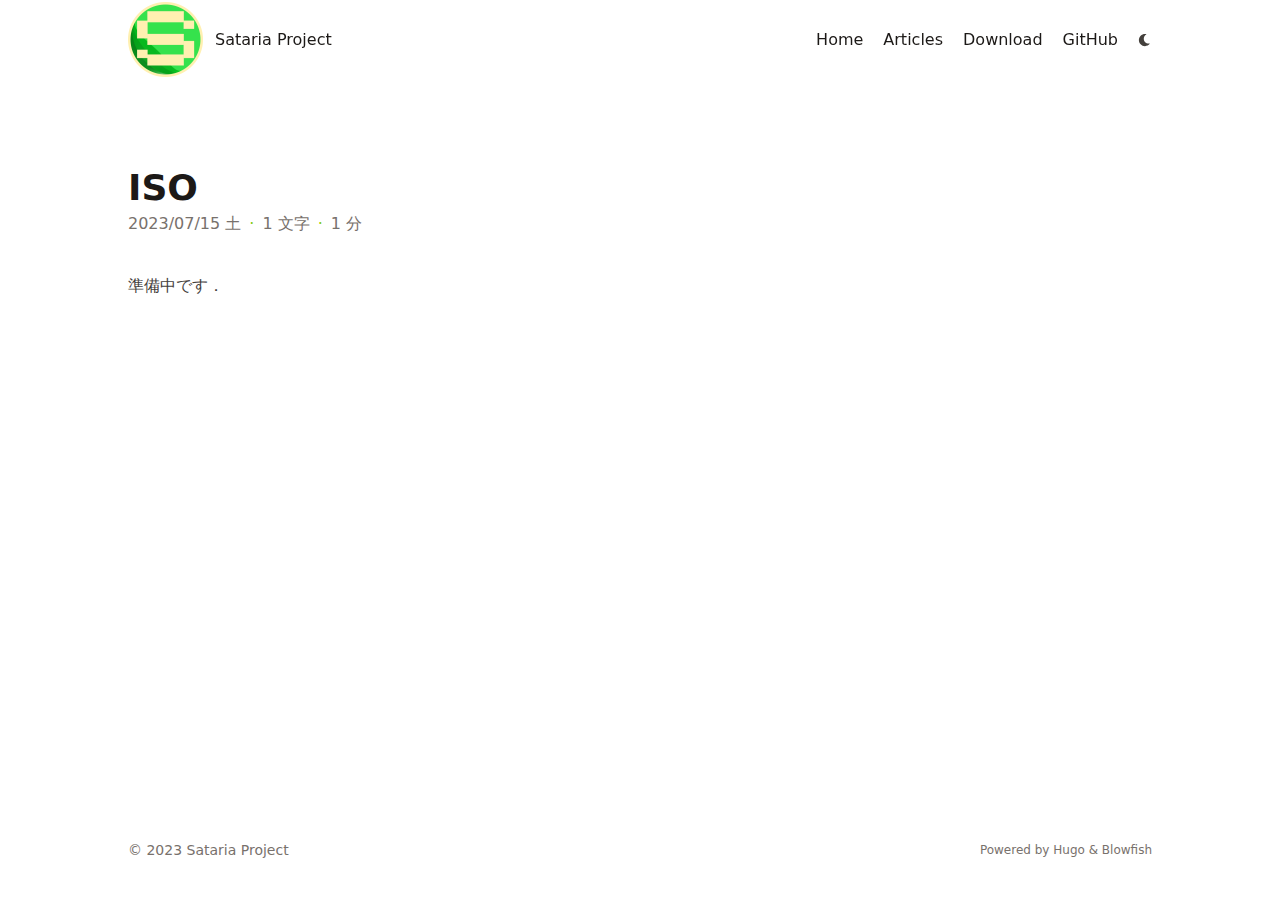
<file: iso/index.html>
<!doctype html><html lang=ja-JP dir=ltr class=scroll-smooth data-default-appearance=light data-auto-appearance=true><head><meta charset=utf-8><meta http-equiv=content-language content="ja"><meta name=viewport content="width=device-width,initial-scale=1"><meta http-equiv=x-ua-compatible content="ie=edge"><title>ISO &#183; Sataria Project</title><meta name=title content="ISO &#183; Sataria Project"><link rel=canonical href=https://satariaos.github.io/iso/><link type=text/css rel=stylesheet href=/css/main.bundle.min.26172db4616abd0f9f107d3eab88d934e6db8a56a3ac628f890268572cadd2caa19af6ad4d9f763f687d9a13179026c88ee9ca59440b5b3d1e882bed1cd09b27.css integrity="sha512-JhcttGFqvQ+fEH0+q4jZNObbilajrGKPiQJoVyyt0sqhmvatTZ92P2h9mhMXkCbIjunKWUQLWz0eiCvtHNCbJw=="><script type=text/javascript src=/js/appearance.min.516a16745bea5a9bd011138d254cc0fd3973cd55ce6e15f3dec763e7c7c2c7448f8fe7b54cca811cb821b0c7e12cd161caace1dd794ac3d34d40937cbcc9ee12.js integrity="sha512-UWoWdFvqWpvQERONJUzA/TlzzVXObhXz3sdj58fCx0SPj+e1TMqBHLghsMfhLNFhyqzh3XlKw9NNQJN8vMnuEg=="></script>
<script src=/js/zoom.min.js></script>
<link rel=apple-touch-icon sizes=180x180 href=/apple-touch-icon.png><link rel=icon type=image/png sizes=32x32 href=/favicon-32x32.png><link rel=icon type=image/png sizes=16x16 href=/favicon-16x16.png><link rel=manifest href=/site.webmanifest><meta property="og:title" content="ISO"><meta property="og:description" content="準備中です．"><meta property="og:type" content="article"><meta property="og:url" content="https://satariaos.github.io/iso/"><meta property="article:section" content><meta property="article:published_time" content="2023-07-15T00:00:00+00:00"><meta property="article:modified_time" content="2023-07-15T00:00:00+00:00"><meta name=twitter:card content="summary"><meta name=twitter:title content="ISO"><meta name=twitter:description content="準備中です．"><script type=application/ld+json>[{"@context":"https://schema.org","@type":"Article","articleSection":"Welcome to SatariaProject!","name":"ISO","headline":"ISO","abstract":"準備中です．","inLanguage":"ja","url":"https:\/\/satariaos.github.io\/iso\/","author":{"@type":"Person","name":"Sataria Project"},"copyrightYear":"2023","dateCreated":"2023-07-15T00:00:00\u002b00:00","datePublished":"2023-07-15T00:00:00\u002b00:00","dateModified":"2023-07-15T00:00:00\u002b00:00","mainEntityOfPage":"true","wordCount":"1"}]</script><meta name=author content="Sataria Project"><link href=https://github.com/SatariaOS rel=me><link href=https://twitter.com/SatariaProject rel=me><script src=/lib/jquery/jquery.slim.min.js integrity></script><meta name=theme-color></head><body class="flex flex-col h-screen px-6 m-auto text-lg leading-7 max-w-7xl bg-neutral text-neutral-900 dark:bg-neutral-800 dark:text-neutral sm:px-14 md:px-24 lg:px-32"><div id=the-top class="absolute flex self-center"><a class="px-3 py-1 text-sm -translate-y-8 rounded-b-lg bg-primary-200 focus:translate-y-0 dark:bg-neutral-600" href=#main-content><span class="font-bold text-primary-600 ltr:pr-2 rtl:pl-2 dark:text-primary-400">&darr;</span>メインコンテンツへスキップ</a></div><div class=min-h-[148px]></div><div class="fixed inset-x-0 pl-[24px] pr-[24px]" style=z-index:100><div id=menu-blur class="absolute opacity-0 inset-x-0 top-0 h-full single_hero_background nozoom bg-neutral dark:bg-neutral-800"></div><div class="relative max-w-[64rem] ml-auto mr-auto"><div style=padding-left:0;padding-right:0;padding-top:2px;padding-bottom:3px class="main-menu flex items-center justify-between px-4 py-6 sm:px-6 md:justify-start space-x-3"><div><a href=/ class=flex><span class=sr-only>Sataria Project</span>
<img src=/img/Sataria_150.png width=75 height=75 class="logo max-h-[5rem] max-w-[5rem] object-scale-down object-left nozoom" alt="Sataria Project"></a></div><div class="flex flex-1 items-center justify-between"><nav class="flex space-x-3"><a href=/ class="text-base font-medium text-gray-500 hover:text-gray-900">Sataria Project</a></nav><nav class="hidden md:flex items-center space-x-5 md:ml-12 h-12"><a href=/ class="flex items-center"><p class="text-base font-medium text-gray-500 hover:text-gray-900" title="Welcome to SatariaProject!">Home</p></a><a href=/post/ class="flex items-center"><p class="text-base font-medium text-gray-500 hover:text-gray-900" title=Posts>Articles</p></a><a href=/iso/ class="flex items-center"><p class="text-base font-medium text-gray-500 hover:text-gray-900" title=ISO>Download</p></a><a href=https://github.com/SatariaOS target=_blank class="flex items-center"><p class="text-base font-medium text-gray-500 hover:text-gray-900" title>GitHub</p></a><div class="ltr:mr-14 rtl:ml-14 cursor-pointer text-sm text-neutral-700 hover:text-primary-600 dark:text-neutral dark:hover:text-primary-400"><button id=appearance-switcher aria-label="Dark mode switcher" type=button><div class="flex items-center justify-center h-12 dark:hidden"><span class="relative block icon"><svg xmlns="http://www.w3.org/2000/svg" viewBox="0 0 512 512"><path fill="currentcolor" d="M32 256C32 132.2 132.3 32 255.8 32c11.36.0 29.7 1.668 40.9 3.746 9.616 1.777 11.75 14.63 3.279 19.44C245 86.5 211.2 144.6 211.2 207.8c0 109.7 99.71 193 208.3 172.3 9.561-1.805 16.28 9.324 10.11 16.95C387.9 448.6 324.8 480 255.8 480 132.1 480 32 379.6 32 256z"/></svg></span></div><div class="items-center justify-center hidden h-12 dark:flex"><span class="relative block icon"><svg xmlns="http://www.w3.org/2000/svg" viewBox="0 0 512 512"><path fill="currentcolor" d="M256 159.1c-53.02.0-95.1 42.98-95.1 95.1s41.2 96.9 95.1 96.9 95.1-42.98 95.1-95.1S309 159.1 256 159.1zM509.3 347l-63.2-91.9 63.15-91.01c6.332-9.125 1.104-21.74-9.826-23.72l-109-19.7-19.7-109c-1.975-10.93-14.59-16.16-23.72-9.824L256 65.89 164.1 2.736c-9.125-6.332-21.74-1.107-23.72 9.824L121.6 121.6 12.56 141.3C1.633 143.2-3.596 155.9 2.736 164.1L65.89 256 2.74 347.01c-6.332 9.125-1.105 21.74 9.824 23.72l109 19.7 19.7 109c1.975 10.93 14.59 16.16 23.72 9.824L256 446.1l91.01 63.15c9.127 6.334 21.75 1.107 23.72-9.822l19.7-109 109-19.7C510.4 368.8 515.6 356.1 509.3 347zM256 383.1c-70.69.0-127.1-57.31-127.1-127.1.0-70.69 57.31-127.1 127.1-127.1S383.1 186.2 383.1 256c0 70.7-56.4 127.1-127.1 127.1z"/></svg></span></div></button></div></nav><div class="flex md:hidden items-center space-x-5 md:ml-12"><span></span>
<button id=appearance-switcher-mobile aria-label="Dark mode switcher" type=button style=margin-right:5px><div class="flex items-center justify-center h-12 dark:hidden"><span class="relative block icon"><svg xmlns="http://www.w3.org/2000/svg" viewBox="0 0 512 512"><path fill="currentcolor" d="M32 256C32 132.2 132.3 32 255.8 32c11.36.0 29.7 1.668 40.9 3.746 9.616 1.777 11.75 14.63 3.279 19.44C245 86.5 211.2 144.6 211.2 207.8c0 109.7 99.71 193 208.3 172.3 9.561-1.805 16.28 9.324 10.11 16.95C387.9 448.6 324.8 480 255.8 480 132.1 480 32 379.6 32 256z"/></svg></span></div><div class="items-center justify-center hidden h-12 dark:flex"><span class="relative block icon"><svg xmlns="http://www.w3.org/2000/svg" viewBox="0 0 512 512"><path fill="currentcolor" d="M256 159.1c-53.02.0-95.1 42.98-95.1 95.1s41.2 96.9 95.1 96.9 95.1-42.98 95.1-95.1S309 159.1 256 159.1zM509.3 347l-63.2-91.9 63.15-91.01c6.332-9.125 1.104-21.74-9.826-23.72l-109-19.7-19.7-109c-1.975-10.93-14.59-16.16-23.72-9.824L256 65.89 164.1 2.736c-9.125-6.332-21.74-1.107-23.72 9.824L121.6 121.6 12.56 141.3C1.633 143.2-3.596 155.9 2.736 164.1L65.89 256 2.74 347.01c-6.332 9.125-1.105 21.74 9.824 23.72l109 19.7 19.7 109c1.975 10.93 14.59 16.16 23.72 9.824L256 446.1l91.01 63.15c9.127 6.334 21.75 1.107 23.72-9.822l19.7-109 109-19.7C510.4 368.8 515.6 356.1 509.3 347zM256 383.1c-70.69.0-127.1-57.31-127.1-127.1.0-70.69 57.31-127.1 127.1-127.1S383.1 186.2 383.1 256c0 70.7-56.4 127.1-127.1 127.1z"/></svg></span></div></button></div></div><div class="-my-2 -mr-2 md:hidden"><label id=menu-button for=menu-controller class=block><input type=checkbox id=menu-controller class=hidden><div class="cursor-pointer hover:text-primary-600 dark:hover:text-primary-400"><span class="relative block icon"><svg xmlns="http://www.w3.org/2000/svg" viewBox="0 0 448 512"><path fill="currentcolor" d="M0 96C0 78.33 14.33 64 32 64H416c17.7.0 32 14.33 32 32 0 17.7-14.3 32-32 32H32C14.33 128 0 113.7.0 96zM0 256c0-17.7 14.33-32 32-32H416c17.7.0 32 14.3 32 32s-14.3 32-32 32H32c-17.67.0-32-14.3-32-32zM416 448H32c-17.67.0-32-14.3-32-32s14.33-32 32-32H416c17.7.0 32 14.3 32 32s-14.3 32-32 32z"/></svg></span></div><div id=menu-wrapper style=padding-top:5px class="fixed inset-0 z-30 invisible w-screen h-screen m-auto overflow-auto transition-opacity opacity-0 cursor-default bg-neutral-100/50 backdrop-blur-sm dark:bg-neutral-900/50"><ul class="flex space-y-2 mt-3 flex-col items-end w-full px-6 py-6 mx-auto overflow-visible list-none ltr:text-right rtl:text-left max-w-7xl"><li><span class="cursor-pointer inline-block align-text-bottom hover:text-primary-600 dark:hover:text-primary-400"><span class="relative block icon"><svg xmlns="http://www.w3.org/2000/svg" viewBox="0 0 320 512"><path fill="currentcolor" d="M310.6 361.4c12.5 12.5 12.5 32.75.0 45.25C304.4 412.9 296.2 416 288 416s-16.38-3.125-22.62-9.375L160 301.3 54.63 406.6C48.38 412.9 40.19 416 32 416S15.63 412.9 9.375 406.6c-12.5-12.5-12.5-32.75.0-45.25l105.4-105.4L9.375 150.6c-12.5-12.5-12.5-32.75.0-45.25s32.75-12.5 45.25.0L160 210.8l105.4-105.4c12.5-12.5 32.75-12.5 45.25.0s12.5 32.75.0 45.25l-105.4 105.4L310.6 361.4z"/></svg></span></span></li><li class=mt-1><a href=/ class="flex items-center"><p class="text-bg font-bg text-gray-500 hover:text-gray-900" title="Welcome to SatariaProject!">Home</p></a></li><li class=mt-1><a href=/post/ class="flex items-center"><p class="text-bg font-bg text-gray-500 hover:text-gray-900" title=Posts>Articles</p></a></li><li class=mt-1><a href=/iso/ class="flex items-center"><p class="text-bg font-bg text-gray-500 hover:text-gray-900" title=ISO>Download</p></a></li><li class=mt-1><a href=https://github.com/SatariaOS target=_blank class="flex items-center"><p class="text-bg font-bg text-gray-500 hover:text-gray-900" title>GitHub</p></a></li></ul></div></label></div></div></div></div><script>window.addEventListener("scroll",function(){var t=window.pageYOffset||document.documentElement.scrollTop||document.body.scrollTop||0,n=document.getElementById("menu-blur");n.style.opacity=t/300})</script><div class="relative flex flex-col grow"><main id=main-content class=grow><article><header id=single_header class="mt-5 max-w-prose"><h1 class="mt-0 text-4xl font-extrabold text-neutral-900 dark:text-neutral">ISO</h1><div class="mt-1 mb-6 text-base text-neutral-500 dark:text-neutral-400 print:hidden"><div class="flex flex-row flex-wrap items-center"><time datetime="2023-07-15 00:00:00 +0000 UTC">2023/07/15 土</time><span class="px-2 text-primary-500">&#183;</span><span>1 文字</span><span class="px-2 text-primary-500">&#183;</span><span title=読むのに必要な時間>1 分</span></div></div></header><section class="flex flex-col max-w-full mt-0 prose dark:prose-invert lg:flex-row"><div class="min-w-0 min-h-0 max-w-prose"><p>準備中です．</p></br></br></div><script>var oid="views_download/index.md",oid_likes="likes_download/index.md"</script><script type=text/javascript src=/js/page.min.0e49973b4ad0a382c7c6012d8bff8226316642daabc4f8a20477bd08674f3da6e2fa993bc20ad4f51e7c5bb68e6f913a207a7c4fe37ea0e7b806894afce0a64e.js integrity="sha512-DkmXO0rQo4LHxgEti/+CJjFmQtqrxPiiBHe9CGdPPabi+pk7wgrU9R58W7aOb5E6IHp8T+N+oOe4BolK/OCmTg=="></script></section><footer class="pt-8 max-w-prose print:hidden"></footer></article></main><footer id=site-footer class="py-10 print:hidden"><div class="flex items-center justify-between"><p class="text-sm text-neutral-500 dark:text-neutral-400">&copy;
2023
Sataria Project</p><p class="text-xs text-neutral-500 dark:text-neutral-400">Powered by <a class="hover:underline hover:decoration-primary-400 hover:text-primary-500" href=https://gohugo.io/ target=_blank rel="noopener noreferrer">Hugo</a> & <a class="hover:underline hover:decoration-primary-400 hover:text-primary-500" href=https://blowfish.page/ target=_blank rel="noopener noreferrer">Blowfish</a></p></div><script>mediumZoom(document.querySelectorAll("img:not(.nozoom)"),{margin:24,background:"rgba(0,0,0,0.5)",scrollOffset:0})</script><script type=text/javascript src=/js/process.min.35c1113bcc16c5a59bf031082f9e63822aa95280423881a7847a7ff33a16e6299ce6a840d9ef4e10d947e030a18f3f20359afb2ec0f35967484b9a9360ac3145.js integrity="sha512-NcERO8wWxaWb8DEIL55jgiqpUoBCOIGnhHp/8zoW5imc5qhA2e9OENlH4DChjz8gNZr7LsDzWWdIS5qTYKwxRQ=="></script></footer></div></body></html>
</file>
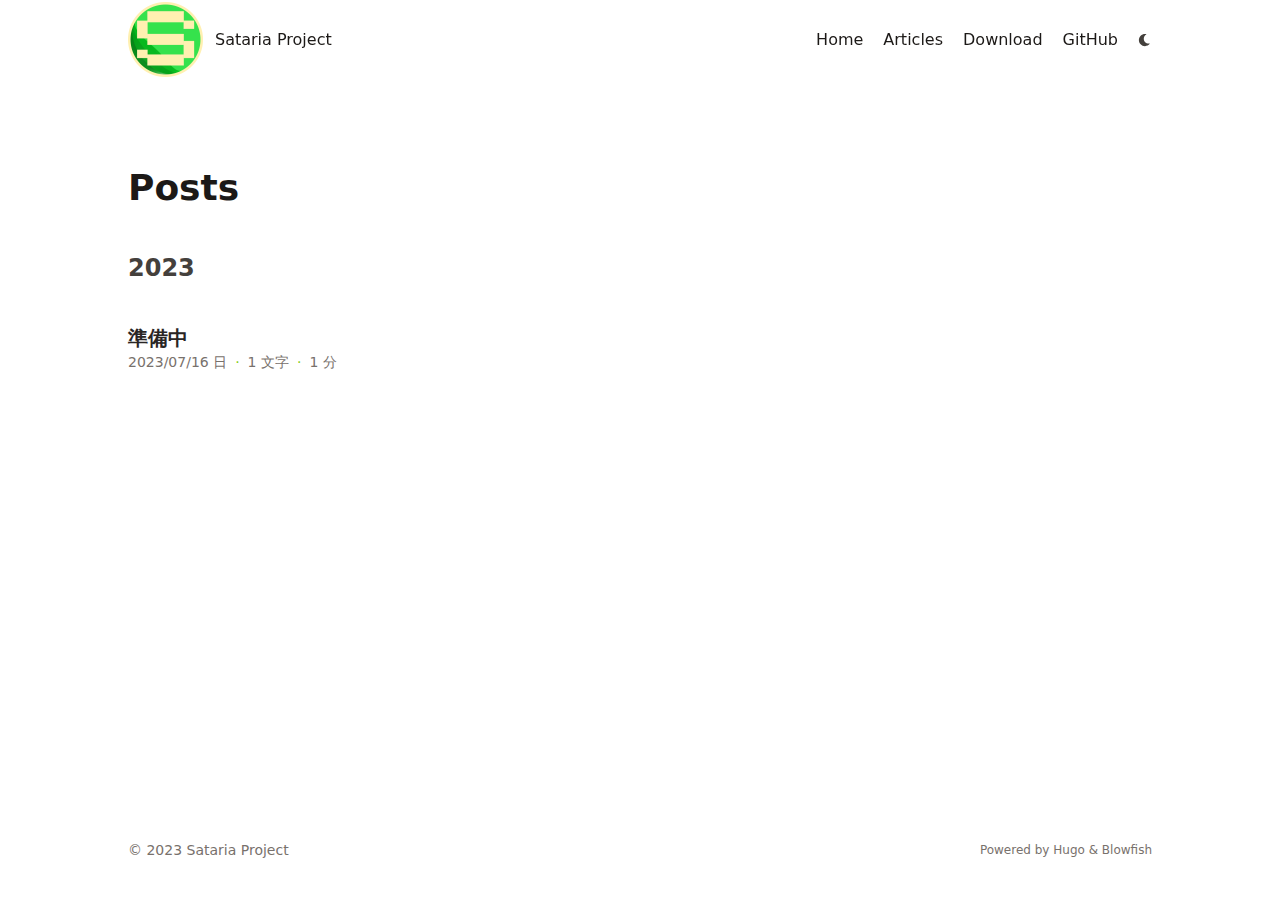
<file: post/index.html>
<!doctype html><html lang=ja-JP dir=ltr class=scroll-smooth data-default-appearance=light data-auto-appearance=true><head><meta charset=utf-8><meta http-equiv=content-language content="ja"><meta name=viewport content="width=device-width,initial-scale=1"><meta http-equiv=x-ua-compatible content="ie=edge"><title>Posts &#183; Sataria Project</title><meta name=title content="Posts &#183; Sataria Project"><link rel=canonical href=https://satariaos.github.io/post/><link rel=alternate type=application/rss+xml href=/post/index.xml title="Sataria Project"><link type=text/css rel=stylesheet href=/css/main.bundle.min.26172db4616abd0f9f107d3eab88d934e6db8a56a3ac628f890268572cadd2caa19af6ad4d9f763f687d9a13179026c88ee9ca59440b5b3d1e882bed1cd09b27.css integrity="sha512-JhcttGFqvQ+fEH0+q4jZNObbilajrGKPiQJoVyyt0sqhmvatTZ92P2h9mhMXkCbIjunKWUQLWz0eiCvtHNCbJw=="><script type=text/javascript src=/js/appearance.min.516a16745bea5a9bd011138d254cc0fd3973cd55ce6e15f3dec763e7c7c2c7448f8fe7b54cca811cb821b0c7e12cd161caace1dd794ac3d34d40937cbcc9ee12.js integrity="sha512-UWoWdFvqWpvQERONJUzA/TlzzVXObhXz3sdj58fCx0SPj+e1TMqBHLghsMfhLNFhyqzh3XlKw9NNQJN8vMnuEg=="></script>
<script src=/js/zoom.min.js></script>
<link rel=apple-touch-icon sizes=180x180 href=/apple-touch-icon.png><link rel=icon type=image/png sizes=32x32 href=/favicon-32x32.png><link rel=icon type=image/png sizes=16x16 href=/favicon-16x16.png><link rel=manifest href=/site.webmanifest><meta property="og:title" content="Posts"><meta property="og:description" content><meta property="og:type" content="website"><meta property="og:url" content="https://satariaos.github.io/post/"><meta name=twitter:card content="summary"><meta name=twitter:title content="Posts"><meta name=twitter:description content><meta name=author content="Sataria Project"><link href=https://github.com/SatariaOS rel=me><link href=https://twitter.com/SatariaProject rel=me><script src=/lib/jquery/jquery.slim.min.js integrity></script><meta name=theme-color></head><body class="flex flex-col h-screen px-6 m-auto text-lg leading-7 max-w-7xl bg-neutral text-neutral-900 dark:bg-neutral-800 dark:text-neutral sm:px-14 md:px-24 lg:px-32"><div id=the-top class="absolute flex self-center"><a class="px-3 py-1 text-sm -translate-y-8 rounded-b-lg bg-primary-200 focus:translate-y-0 dark:bg-neutral-600" href=#main-content><span class="font-bold text-primary-600 ltr:pr-2 rtl:pl-2 dark:text-primary-400">&darr;</span>メインコンテンツへスキップ</a></div><div class=min-h-[148px]></div><div class="fixed inset-x-0 pl-[24px] pr-[24px]" style=z-index:100><div id=menu-blur class="absolute opacity-0 inset-x-0 top-0 h-full single_hero_background nozoom bg-neutral dark:bg-neutral-800"></div><div class="relative max-w-[64rem] ml-auto mr-auto"><div style=padding-left:0;padding-right:0;padding-top:2px;padding-bottom:3px class="main-menu flex items-center justify-between px-4 py-6 sm:px-6 md:justify-start space-x-3"><div><a href=/ class=flex><span class=sr-only>Sataria Project</span>
<img src=/img/Sataria_150.png width=75 height=75 class="logo max-h-[5rem] max-w-[5rem] object-scale-down object-left nozoom" alt="Sataria Project"></a></div><div class="flex flex-1 items-center justify-between"><nav class="flex space-x-3"><a href=/ class="text-base font-medium text-gray-500 hover:text-gray-900">Sataria Project</a></nav><nav class="hidden md:flex items-center space-x-5 md:ml-12 h-12"><a href=/ class="flex items-center"><p class="text-base font-medium text-gray-500 hover:text-gray-900" title="Welcome to SatariaProject!">Home</p></a><a href=/post/ class="flex items-center"><p class="text-base font-medium text-gray-500 hover:text-gray-900" title=Posts>Articles</p></a><a href=/iso/ class="flex items-center"><p class="text-base font-medium text-gray-500 hover:text-gray-900" title=ISO>Download</p></a><a href=https://github.com/SatariaOS target=_blank class="flex items-center"><p class="text-base font-medium text-gray-500 hover:text-gray-900" title>GitHub</p></a><div class="ltr:mr-14 rtl:ml-14 cursor-pointer text-sm text-neutral-700 hover:text-primary-600 dark:text-neutral dark:hover:text-primary-400"><button id=appearance-switcher aria-label="Dark mode switcher" type=button><div class="flex items-center justify-center h-12 dark:hidden"><span class="relative block icon"><svg xmlns="http://www.w3.org/2000/svg" viewBox="0 0 512 512"><path fill="currentcolor" d="M32 256C32 132.2 132.3 32 255.8 32c11.36.0 29.7 1.668 40.9 3.746 9.616 1.777 11.75 14.63 3.279 19.44C245 86.5 211.2 144.6 211.2 207.8c0 109.7 99.71 193 208.3 172.3 9.561-1.805 16.28 9.324 10.11 16.95C387.9 448.6 324.8 480 255.8 480 132.1 480 32 379.6 32 256z"/></svg></span></div><div class="items-center justify-center hidden h-12 dark:flex"><span class="relative block icon"><svg xmlns="http://www.w3.org/2000/svg" viewBox="0 0 512 512"><path fill="currentcolor" d="M256 159.1c-53.02.0-95.1 42.98-95.1 95.1s41.2 96.9 95.1 96.9 95.1-42.98 95.1-95.1S309 159.1 256 159.1zM509.3 347l-63.2-91.9 63.15-91.01c6.332-9.125 1.104-21.74-9.826-23.72l-109-19.7-19.7-109c-1.975-10.93-14.59-16.16-23.72-9.824L256 65.89 164.1 2.736c-9.125-6.332-21.74-1.107-23.72 9.824L121.6 121.6 12.56 141.3C1.633 143.2-3.596 155.9 2.736 164.1L65.89 256 2.74 347.01c-6.332 9.125-1.105 21.74 9.824 23.72l109 19.7 19.7 109c1.975 10.93 14.59 16.16 23.72 9.824L256 446.1l91.01 63.15c9.127 6.334 21.75 1.107 23.72-9.822l19.7-109 109-19.7C510.4 368.8 515.6 356.1 509.3 347zM256 383.1c-70.69.0-127.1-57.31-127.1-127.1.0-70.69 57.31-127.1 127.1-127.1S383.1 186.2 383.1 256c0 70.7-56.4 127.1-127.1 127.1z"/></svg></span></div></button></div></nav><div class="flex md:hidden items-center space-x-5 md:ml-12"><span></span>
<button id=appearance-switcher-mobile aria-label="Dark mode switcher" type=button style=margin-right:5px><div class="flex items-center justify-center h-12 dark:hidden"><span class="relative block icon"><svg xmlns="http://www.w3.org/2000/svg" viewBox="0 0 512 512"><path fill="currentcolor" d="M32 256C32 132.2 132.3 32 255.8 32c11.36.0 29.7 1.668 40.9 3.746 9.616 1.777 11.75 14.63 3.279 19.44C245 86.5 211.2 144.6 211.2 207.8c0 109.7 99.71 193 208.3 172.3 9.561-1.805 16.28 9.324 10.11 16.95C387.9 448.6 324.8 480 255.8 480 132.1 480 32 379.6 32 256z"/></svg></span></div><div class="items-center justify-center hidden h-12 dark:flex"><span class="relative block icon"><svg xmlns="http://www.w3.org/2000/svg" viewBox="0 0 512 512"><path fill="currentcolor" d="M256 159.1c-53.02.0-95.1 42.98-95.1 95.1s41.2 96.9 95.1 96.9 95.1-42.98 95.1-95.1S309 159.1 256 159.1zM509.3 347l-63.2-91.9 63.15-91.01c6.332-9.125 1.104-21.74-9.826-23.72l-109-19.7-19.7-109c-1.975-10.93-14.59-16.16-23.72-9.824L256 65.89 164.1 2.736c-9.125-6.332-21.74-1.107-23.72 9.824L121.6 121.6 12.56 141.3C1.633 143.2-3.596 155.9 2.736 164.1L65.89 256 2.74 347.01c-6.332 9.125-1.105 21.74 9.824 23.72l109 19.7 19.7 109c1.975 10.93 14.59 16.16 23.72 9.824L256 446.1l91.01 63.15c9.127 6.334 21.75 1.107 23.72-9.822l19.7-109 109-19.7C510.4 368.8 515.6 356.1 509.3 347zM256 383.1c-70.69.0-127.1-57.31-127.1-127.1.0-70.69 57.31-127.1 127.1-127.1S383.1 186.2 383.1 256c0 70.7-56.4 127.1-127.1 127.1z"/></svg></span></div></button></div></div><div class="-my-2 -mr-2 md:hidden"><label id=menu-button for=menu-controller class=block><input type=checkbox id=menu-controller class=hidden><div class="cursor-pointer hover:text-primary-600 dark:hover:text-primary-400"><span class="relative block icon"><svg xmlns="http://www.w3.org/2000/svg" viewBox="0 0 448 512"><path fill="currentcolor" d="M0 96C0 78.33 14.33 64 32 64H416c17.7.0 32 14.33 32 32 0 17.7-14.3 32-32 32H32C14.33 128 0 113.7.0 96zM0 256c0-17.7 14.33-32 32-32H416c17.7.0 32 14.3 32 32s-14.3 32-32 32H32c-17.67.0-32-14.3-32-32zM416 448H32c-17.67.0-32-14.3-32-32s14.33-32 32-32H416c17.7.0 32 14.3 32 32s-14.3 32-32 32z"/></svg></span></div><div id=menu-wrapper style=padding-top:5px class="fixed inset-0 z-30 invisible w-screen h-screen m-auto overflow-auto transition-opacity opacity-0 cursor-default bg-neutral-100/50 backdrop-blur-sm dark:bg-neutral-900/50"><ul class="flex space-y-2 mt-3 flex-col items-end w-full px-6 py-6 mx-auto overflow-visible list-none ltr:text-right rtl:text-left max-w-7xl"><li><span class="cursor-pointer inline-block align-text-bottom hover:text-primary-600 dark:hover:text-primary-400"><span class="relative block icon"><svg xmlns="http://www.w3.org/2000/svg" viewBox="0 0 320 512"><path fill="currentcolor" d="M310.6 361.4c12.5 12.5 12.5 32.75.0 45.25C304.4 412.9 296.2 416 288 416s-16.38-3.125-22.62-9.375L160 301.3 54.63 406.6C48.38 412.9 40.19 416 32 416S15.63 412.9 9.375 406.6c-12.5-12.5-12.5-32.75.0-45.25l105.4-105.4L9.375 150.6c-12.5-12.5-12.5-32.75.0-45.25s32.75-12.5 45.25.0L160 210.8l105.4-105.4c12.5-12.5 32.75-12.5 45.25.0s12.5 32.75.0 45.25l-105.4 105.4L310.6 361.4z"/></svg></span></span></li><li class=mt-1><a href=/ class="flex items-center"><p class="text-bg font-bg text-gray-500 hover:text-gray-900" title="Welcome to SatariaProject!">Home</p></a></li><li class=mt-1><a href=/post/ class="flex items-center"><p class="text-bg font-bg text-gray-500 hover:text-gray-900" title=Posts>Articles</p></a></li><li class=mt-1><a href=/iso/ class="flex items-center"><p class="text-bg font-bg text-gray-500 hover:text-gray-900" title=ISO>Download</p></a></li><li class=mt-1><a href=https://github.com/SatariaOS target=_blank class="flex items-center"><p class="text-bg font-bg text-gray-500 hover:text-gray-900" title>GitHub</p></a></li></ul></div></label></div></div></div></div><script>window.addEventListener("scroll",function(){var t=window.pageYOffset||document.documentElement.scrollTop||document.body.scrollTop||0,n=document.getElementById("menu-blur");n.style.opacity=t/300})</script><div class="relative flex flex-col grow"><main id=main-content class=grow><header><h1 class="mt-5 text-4xl font-extrabold text-neutral-900 dark:text-neutral">Posts</h1><div class="mt-1 mb-2 text-base text-neutral-500 dark:text-neutral-400 print:hidden"><div class="flex flex-row flex-wrap items-center"></div></div><script>var oid="views_",oid_likes="likes_"</script><script type=text/javascript src=/js/page.min.0e49973b4ad0a382c7c6012d8bff8226316642daabc4f8a20477bd08674f3da6e2fa993bc20ad4f51e7c5bb68e6f913a207a7c4fe37ea0e7b806894afce0a64e.js integrity="sha512-DkmXO0rQo4LHxgEti/+CJjFmQtqrxPiiBHe9CGdPPabi+pk7wgrU9R58W7aOb5E6IHp8T+N+oOe4BolK/OCmTg=="></script></header><section class="mt-0 prose flex max-w-full flex-col dark:prose-invert lg:flex-row"><div class="min-w-0 min-h-0 max-w-prose"></div></section><section class="space-y-10 w-full"><h2 class="mt-12 text-2xl font-bold text-neutral-700 first:mt-8 dark:text-neutral-300">2023</h2><a class="flex flex-wrap article" href=/post/under-construction/><div class="mt-3 md:mt-0"><div class="items-center text-xl font-semibold"><div class="font-bold text-xl text-neutral-800 decoration-primary-500 hover:underline hover:underline-offset-2 dark:text-neutral" href=/post/under-construction/>準備中</div></div><div class="text-sm text-neutral-500 dark:text-neutral-400"><div class="flex flex-row flex-wrap items-center"><time datetime="2023-07-16 00:00:00 +0000 UTC">2023/07/16 日</time><span class="px-2 text-primary-500">&#183;</span><span>1 文字</span><span class="px-2 text-primary-500">&#183;</span><span title=読むのに必要な時間>1 分</span></div></div></div></a></section></main><footer id=site-footer class="py-10 print:hidden"><div class="flex items-center justify-between"><p class="text-sm text-neutral-500 dark:text-neutral-400">&copy;
2023
Sataria Project</p><p class="text-xs text-neutral-500 dark:text-neutral-400">Powered by <a class="hover:underline hover:decoration-primary-400 hover:text-primary-500" href=https://gohugo.io/ target=_blank rel="noopener noreferrer">Hugo</a> & <a class="hover:underline hover:decoration-primary-400 hover:text-primary-500" href=https://blowfish.page/ target=_blank rel="noopener noreferrer">Blowfish</a></p></div><script>mediumZoom(document.querySelectorAll("img:not(.nozoom)"),{margin:24,background:"rgba(0,0,0,0.5)",scrollOffset:0})</script><script type=text/javascript src=/js/process.min.35c1113bcc16c5a59bf031082f9e63822aa95280423881a7847a7ff33a16e6299ce6a840d9ef4e10d947e030a18f3f20359afb2ec0f35967484b9a9360ac3145.js integrity="sha512-NcERO8wWxaWb8DEIL55jgiqpUoBCOIGnhHp/8zoW5imc5qhA2e9OENlH4DChjz8gNZr7LsDzWWdIS5qTYKwxRQ=="></script></footer></div></body></html>
</file>
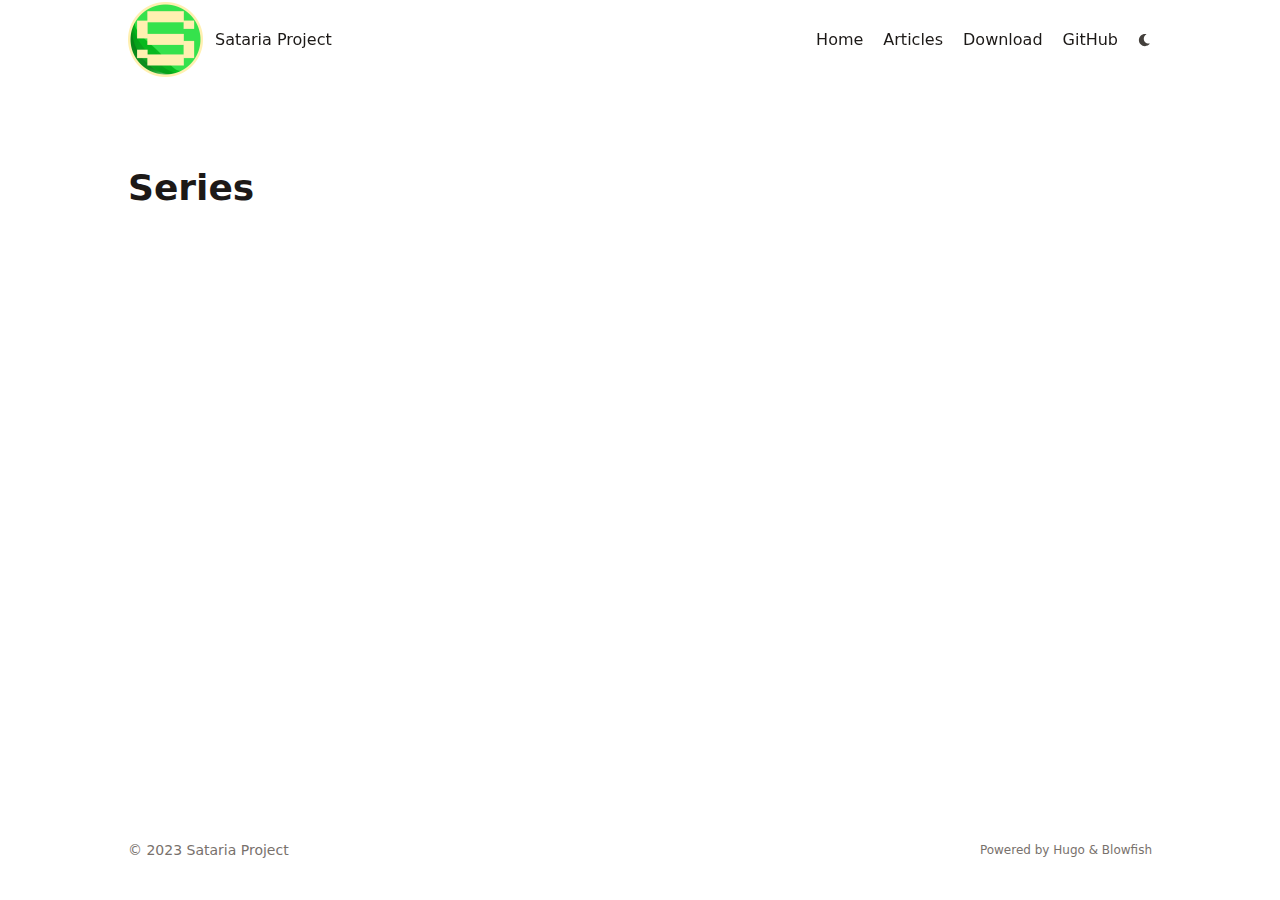
<file: series/index.html>
<!doctype html><html lang=ja-JP dir=ltr class=scroll-smooth data-default-appearance=light data-auto-appearance=true><head><meta charset=utf-8><meta http-equiv=content-language content="ja"><meta name=viewport content="width=device-width,initial-scale=1"><meta http-equiv=x-ua-compatible content="ie=edge"><title>Series &#183; Sataria Project</title><meta name=title content="Series &#183; Sataria Project"><link rel=canonical href=https://satariaos.github.io/series/><link rel=alternate type=application/rss+xml href=/series/index.xml title="Sataria Project"><link type=text/css rel=stylesheet href=/css/main.bundle.min.26172db4616abd0f9f107d3eab88d934e6db8a56a3ac628f890268572cadd2caa19af6ad4d9f763f687d9a13179026c88ee9ca59440b5b3d1e882bed1cd09b27.css integrity="sha512-JhcttGFqvQ+fEH0+q4jZNObbilajrGKPiQJoVyyt0sqhmvatTZ92P2h9mhMXkCbIjunKWUQLWz0eiCvtHNCbJw=="><script type=text/javascript src=/js/appearance.min.516a16745bea5a9bd011138d254cc0fd3973cd55ce6e15f3dec763e7c7c2c7448f8fe7b54cca811cb821b0c7e12cd161caace1dd794ac3d34d40937cbcc9ee12.js integrity="sha512-UWoWdFvqWpvQERONJUzA/TlzzVXObhXz3sdj58fCx0SPj+e1TMqBHLghsMfhLNFhyqzh3XlKw9NNQJN8vMnuEg=="></script>
<script src=/js/zoom.min.js></script>
<link rel=apple-touch-icon sizes=180x180 href=/apple-touch-icon.png><link rel=icon type=image/png sizes=32x32 href=/favicon-32x32.png><link rel=icon type=image/png sizes=16x16 href=/favicon-16x16.png><link rel=manifest href=/site.webmanifest><meta property="og:title" content="Series"><meta property="og:description" content><meta property="og:type" content="website"><meta property="og:url" content="https://satariaos.github.io/series/"><meta name=twitter:card content="summary"><meta name=twitter:title content="Series"><meta name=twitter:description content><meta name=author content="Sataria Project"><link href=https://github.com/SatariaOS rel=me><link href=https://twitter.com/SatariaProject rel=me><script src=/lib/jquery/jquery.slim.min.js integrity></script><meta name=theme-color></head><body class="flex flex-col h-screen px-6 m-auto text-lg leading-7 max-w-7xl bg-neutral text-neutral-900 dark:bg-neutral-800 dark:text-neutral sm:px-14 md:px-24 lg:px-32"><div id=the-top class="absolute flex self-center"><a class="px-3 py-1 text-sm -translate-y-8 rounded-b-lg bg-primary-200 focus:translate-y-0 dark:bg-neutral-600" href=#main-content><span class="font-bold text-primary-600 ltr:pr-2 rtl:pl-2 dark:text-primary-400">&darr;</span>メインコンテンツへスキップ</a></div><div class=min-h-[148px]></div><div class="fixed inset-x-0 pl-[24px] pr-[24px]" style=z-index:100><div id=menu-blur class="absolute opacity-0 inset-x-0 top-0 h-full single_hero_background nozoom bg-neutral dark:bg-neutral-800"></div><div class="relative max-w-[64rem] ml-auto mr-auto"><div style=padding-left:0;padding-right:0;padding-top:2px;padding-bottom:3px class="main-menu flex items-center justify-between px-4 py-6 sm:px-6 md:justify-start space-x-3"><div><a href=/ class=flex><span class=sr-only>Sataria Project</span>
<img src=/img/Sataria_150.png width=75 height=75 class="logo max-h-[5rem] max-w-[5rem] object-scale-down object-left nozoom" alt="Sataria Project"></a></div><div class="flex flex-1 items-center justify-between"><nav class="flex space-x-3"><a href=/ class="text-base font-medium text-gray-500 hover:text-gray-900">Sataria Project</a></nav><nav class="hidden md:flex items-center space-x-5 md:ml-12 h-12"><a href=/ class="flex items-center"><p class="text-base font-medium text-gray-500 hover:text-gray-900" title="Welcome to SatariaProject!">Home</p></a><a href=/post/ class="flex items-center"><p class="text-base font-medium text-gray-500 hover:text-gray-900" title=Posts>Articles</p></a><a href=/iso/ class="flex items-center"><p class="text-base font-medium text-gray-500 hover:text-gray-900" title=ISO>Download</p></a><a href=https://github.com/SatariaOS target=_blank class="flex items-center"><p class="text-base font-medium text-gray-500 hover:text-gray-900" title>GitHub</p></a><div class="ltr:mr-14 rtl:ml-14 cursor-pointer text-sm text-neutral-700 hover:text-primary-600 dark:text-neutral dark:hover:text-primary-400"><button id=appearance-switcher aria-label="Dark mode switcher" type=button><div class="flex items-center justify-center h-12 dark:hidden"><span class="relative block icon"><svg xmlns="http://www.w3.org/2000/svg" viewBox="0 0 512 512"><path fill="currentcolor" d="M32 256C32 132.2 132.3 32 255.8 32c11.36.0 29.7 1.668 40.9 3.746 9.616 1.777 11.75 14.63 3.279 19.44C245 86.5 211.2 144.6 211.2 207.8c0 109.7 99.71 193 208.3 172.3 9.561-1.805 16.28 9.324 10.11 16.95C387.9 448.6 324.8 480 255.8 480 132.1 480 32 379.6 32 256z"/></svg></span></div><div class="items-center justify-center hidden h-12 dark:flex"><span class="relative block icon"><svg xmlns="http://www.w3.org/2000/svg" viewBox="0 0 512 512"><path fill="currentcolor" d="M256 159.1c-53.02.0-95.1 42.98-95.1 95.1s41.2 96.9 95.1 96.9 95.1-42.98 95.1-95.1S309 159.1 256 159.1zM509.3 347l-63.2-91.9 63.15-91.01c6.332-9.125 1.104-21.74-9.826-23.72l-109-19.7-19.7-109c-1.975-10.93-14.59-16.16-23.72-9.824L256 65.89 164.1 2.736c-9.125-6.332-21.74-1.107-23.72 9.824L121.6 121.6 12.56 141.3C1.633 143.2-3.596 155.9 2.736 164.1L65.89 256 2.74 347.01c-6.332 9.125-1.105 21.74 9.824 23.72l109 19.7 19.7 109c1.975 10.93 14.59 16.16 23.72 9.824L256 446.1l91.01 63.15c9.127 6.334 21.75 1.107 23.72-9.822l19.7-109 109-19.7C510.4 368.8 515.6 356.1 509.3 347zM256 383.1c-70.69.0-127.1-57.31-127.1-127.1.0-70.69 57.31-127.1 127.1-127.1S383.1 186.2 383.1 256c0 70.7-56.4 127.1-127.1 127.1z"/></svg></span></div></button></div></nav><div class="flex md:hidden items-center space-x-5 md:ml-12"><span></span>
<button id=appearance-switcher-mobile aria-label="Dark mode switcher" type=button style=margin-right:5px><div class="flex items-center justify-center h-12 dark:hidden"><span class="relative block icon"><svg xmlns="http://www.w3.org/2000/svg" viewBox="0 0 512 512"><path fill="currentcolor" d="M32 256C32 132.2 132.3 32 255.8 32c11.36.0 29.7 1.668 40.9 3.746 9.616 1.777 11.75 14.63 3.279 19.44C245 86.5 211.2 144.6 211.2 207.8c0 109.7 99.71 193 208.3 172.3 9.561-1.805 16.28 9.324 10.11 16.95C387.9 448.6 324.8 480 255.8 480 132.1 480 32 379.6 32 256z"/></svg></span></div><div class="items-center justify-center hidden h-12 dark:flex"><span class="relative block icon"><svg xmlns="http://www.w3.org/2000/svg" viewBox="0 0 512 512"><path fill="currentcolor" d="M256 159.1c-53.02.0-95.1 42.98-95.1 95.1s41.2 96.9 95.1 96.9 95.1-42.98 95.1-95.1S309 159.1 256 159.1zM509.3 347l-63.2-91.9 63.15-91.01c6.332-9.125 1.104-21.74-9.826-23.72l-109-19.7-19.7-109c-1.975-10.93-14.59-16.16-23.72-9.824L256 65.89 164.1 2.736c-9.125-6.332-21.74-1.107-23.72 9.824L121.6 121.6 12.56 141.3C1.633 143.2-3.596 155.9 2.736 164.1L65.89 256 2.74 347.01c-6.332 9.125-1.105 21.74 9.824 23.72l109 19.7 19.7 109c1.975 10.93 14.59 16.16 23.72 9.824L256 446.1l91.01 63.15c9.127 6.334 21.75 1.107 23.72-9.822l19.7-109 109-19.7C510.4 368.8 515.6 356.1 509.3 347zM256 383.1c-70.69.0-127.1-57.31-127.1-127.1.0-70.69 57.31-127.1 127.1-127.1S383.1 186.2 383.1 256c0 70.7-56.4 127.1-127.1 127.1z"/></svg></span></div></button></div></div><div class="-my-2 -mr-2 md:hidden"><label id=menu-button for=menu-controller class=block><input type=checkbox id=menu-controller class=hidden><div class="cursor-pointer hover:text-primary-600 dark:hover:text-primary-400"><span class="relative block icon"><svg xmlns="http://www.w3.org/2000/svg" viewBox="0 0 448 512"><path fill="currentcolor" d="M0 96C0 78.33 14.33 64 32 64H416c17.7.0 32 14.33 32 32 0 17.7-14.3 32-32 32H32C14.33 128 0 113.7.0 96zM0 256c0-17.7 14.33-32 32-32H416c17.7.0 32 14.3 32 32s-14.3 32-32 32H32c-17.67.0-32-14.3-32-32zM416 448H32c-17.67.0-32-14.3-32-32s14.33-32 32-32H416c17.7.0 32 14.3 32 32s-14.3 32-32 32z"/></svg></span></div><div id=menu-wrapper style=padding-top:5px class="fixed inset-0 z-30 invisible w-screen h-screen m-auto overflow-auto transition-opacity opacity-0 cursor-default bg-neutral-100/50 backdrop-blur-sm dark:bg-neutral-900/50"><ul class="flex space-y-2 mt-3 flex-col items-end w-full px-6 py-6 mx-auto overflow-visible list-none ltr:text-right rtl:text-left max-w-7xl"><li><span class="cursor-pointer inline-block align-text-bottom hover:text-primary-600 dark:hover:text-primary-400"><span class="relative block icon"><svg xmlns="http://www.w3.org/2000/svg" viewBox="0 0 320 512"><path fill="currentcolor" d="M310.6 361.4c12.5 12.5 12.5 32.75.0 45.25C304.4 412.9 296.2 416 288 416s-16.38-3.125-22.62-9.375L160 301.3 54.63 406.6C48.38 412.9 40.19 416 32 416S15.63 412.9 9.375 406.6c-12.5-12.5-12.5-32.75.0-45.25l105.4-105.4L9.375 150.6c-12.5-12.5-12.5-32.75.0-45.25s32.75-12.5 45.25.0L160 210.8l105.4-105.4c12.5-12.5 32.75-12.5 45.25.0s12.5 32.75.0 45.25l-105.4 105.4L310.6 361.4z"/></svg></span></span></li><li class=mt-1><a href=/ class="flex items-center"><p class="text-bg font-bg text-gray-500 hover:text-gray-900" title="Welcome to SatariaProject!">Home</p></a></li><li class=mt-1><a href=/post/ class="flex items-center"><p class="text-bg font-bg text-gray-500 hover:text-gray-900" title=Posts>Articles</p></a></li><li class=mt-1><a href=/iso/ class="flex items-center"><p class="text-bg font-bg text-gray-500 hover:text-gray-900" title=ISO>Download</p></a></li><li class=mt-1><a href=https://github.com/SatariaOS target=_blank class="flex items-center"><p class="text-bg font-bg text-gray-500 hover:text-gray-900" title>GitHub</p></a></li></ul></div></label></div></div></div></div><script>window.addEventListener("scroll",function(){var t=window.pageYOffset||document.documentElement.scrollTop||document.body.scrollTop||0,n=document.getElementById("menu-blur");n.style.opacity=t/300})</script><div class="relative flex flex-col grow"><main id=main-content class=grow><header><h1 class="mt-5 text-4xl font-extrabold text-neutral-900 dark:text-neutral">Series</h1><div class="mt-1 mb-2 text-base text-neutral-500 dark:text-neutral-400 print:hidden"><div class="flex flex-row flex-wrap items-center"></div></div></header><script>var oid="views_taxonomy_series",oid_likes="likes_taxonomy_series"</script><script type=text/javascript src=/js/page.min.0e49973b4ad0a382c7c6012d8bff8226316642daabc4f8a20477bd08674f3da6e2fa993bc20ad4f51e7c5bb68e6f913a207a7c4fe37ea0e7b806894afce0a64e.js integrity="sha512-DkmXO0rQo4LHxgEti/+CJjFmQtqrxPiiBHe9CGdPPabi+pk7wgrU9R58W7aOb5E6IHp8T+N+oOe4BolK/OCmTg=="></script><section class="flex flex-wrap max-w-prose -mx-2 overflow-hidden"></section></main><footer id=site-footer class="py-10 print:hidden"><div class="flex items-center justify-between"><p class="text-sm text-neutral-500 dark:text-neutral-400">&copy;
2023
Sataria Project</p><p class="text-xs text-neutral-500 dark:text-neutral-400">Powered by <a class="hover:underline hover:decoration-primary-400 hover:text-primary-500" href=https://gohugo.io/ target=_blank rel="noopener noreferrer">Hugo</a> & <a class="hover:underline hover:decoration-primary-400 hover:text-primary-500" href=https://blowfish.page/ target=_blank rel="noopener noreferrer">Blowfish</a></p></div><script>mediumZoom(document.querySelectorAll("img:not(.nozoom)"),{margin:24,background:"rgba(0,0,0,0.5)",scrollOffset:0})</script><script type=text/javascript src=/js/process.min.35c1113bcc16c5a59bf031082f9e63822aa95280423881a7847a7ff33a16e6299ce6a840d9ef4e10d947e030a18f3f20359afb2ec0f35967484b9a9360ac3145.js integrity="sha512-NcERO8wWxaWb8DEIL55jgiqpUoBCOIGnhHp/8zoW5imc5qhA2e9OENlH4DChjz8gNZr7LsDzWWdIS5qTYKwxRQ=="></script></footer></div></body></html>
</file>
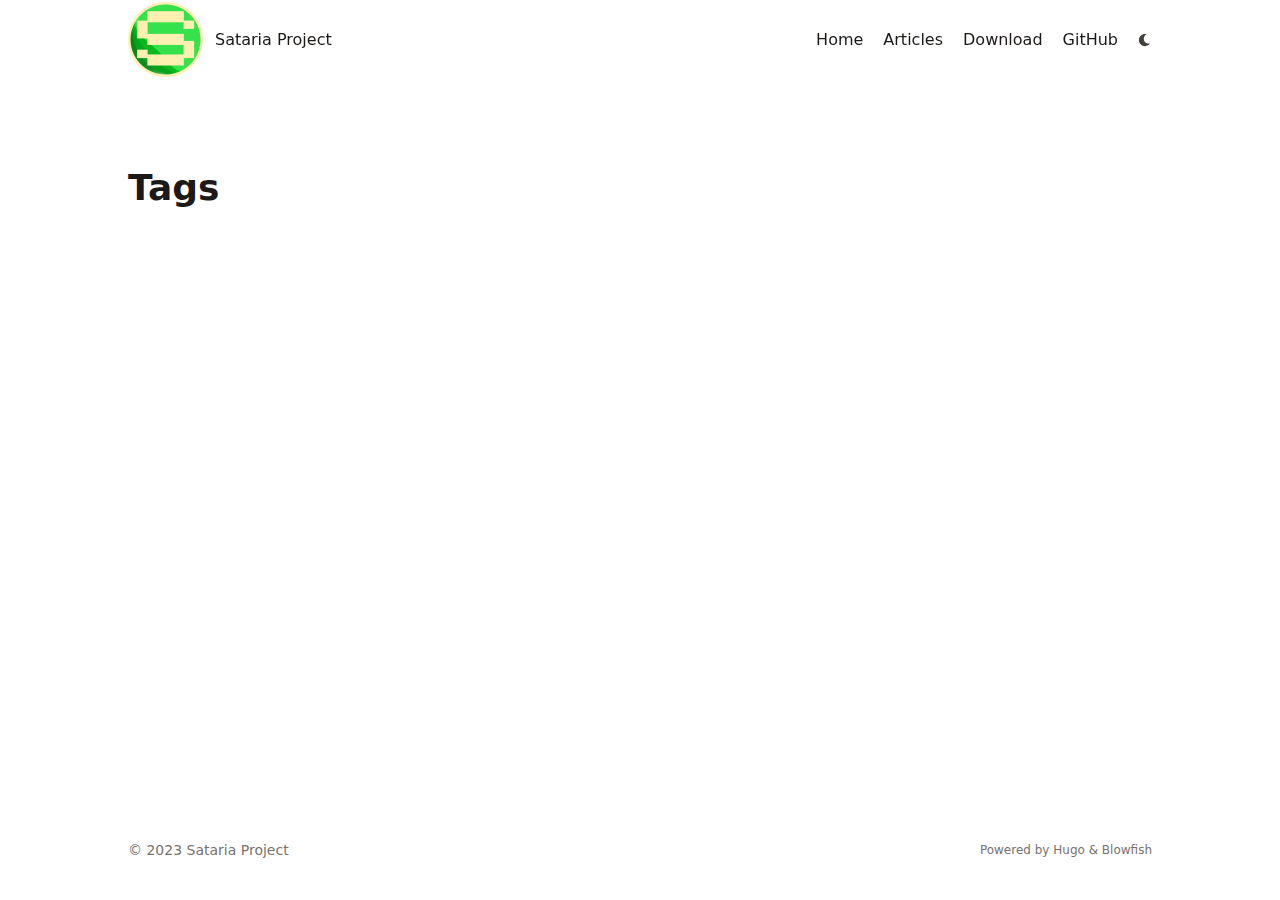
<file: tags/index.html>
<!doctype html><html lang=ja-JP dir=ltr class=scroll-smooth data-default-appearance=light data-auto-appearance=true><head><meta charset=utf-8><meta http-equiv=content-language content="ja"><meta name=viewport content="width=device-width,initial-scale=1"><meta http-equiv=x-ua-compatible content="ie=edge"><title>Tags &#183; Sataria Project</title><meta name=title content="Tags &#183; Sataria Project"><link rel=canonical href=https://satariaos.github.io/tags/><link rel=alternate type=application/rss+xml href=/tags/index.xml title="Sataria Project"><link type=text/css rel=stylesheet href=/css/main.bundle.min.26172db4616abd0f9f107d3eab88d934e6db8a56a3ac628f890268572cadd2caa19af6ad4d9f763f687d9a13179026c88ee9ca59440b5b3d1e882bed1cd09b27.css integrity="sha512-JhcttGFqvQ+fEH0+q4jZNObbilajrGKPiQJoVyyt0sqhmvatTZ92P2h9mhMXkCbIjunKWUQLWz0eiCvtHNCbJw=="><script type=text/javascript src=/js/appearance.min.516a16745bea5a9bd011138d254cc0fd3973cd55ce6e15f3dec763e7c7c2c7448f8fe7b54cca811cb821b0c7e12cd161caace1dd794ac3d34d40937cbcc9ee12.js integrity="sha512-UWoWdFvqWpvQERONJUzA/TlzzVXObhXz3sdj58fCx0SPj+e1TMqBHLghsMfhLNFhyqzh3XlKw9NNQJN8vMnuEg=="></script>
<script src=/js/zoom.min.js></script>
<link rel=apple-touch-icon sizes=180x180 href=/apple-touch-icon.png><link rel=icon type=image/png sizes=32x32 href=/favicon-32x32.png><link rel=icon type=image/png sizes=16x16 href=/favicon-16x16.png><link rel=manifest href=/site.webmanifest><meta property="og:title" content="Tags"><meta property="og:description" content><meta property="og:type" content="website"><meta property="og:url" content="https://satariaos.github.io/tags/"><meta name=twitter:card content="summary"><meta name=twitter:title content="Tags"><meta name=twitter:description content><meta name=author content="Sataria Project"><link href=https://github.com/SatariaOS rel=me><link href=https://twitter.com/SatariaProject rel=me><script src=/lib/jquery/jquery.slim.min.js integrity></script><meta name=theme-color></head><body class="flex flex-col h-screen px-6 m-auto text-lg leading-7 max-w-7xl bg-neutral text-neutral-900 dark:bg-neutral-800 dark:text-neutral sm:px-14 md:px-24 lg:px-32"><div id=the-top class="absolute flex self-center"><a class="px-3 py-1 text-sm -translate-y-8 rounded-b-lg bg-primary-200 focus:translate-y-0 dark:bg-neutral-600" href=#main-content><span class="font-bold text-primary-600 ltr:pr-2 rtl:pl-2 dark:text-primary-400">&darr;</span>メインコンテンツへスキップ</a></div><div class=min-h-[148px]></div><div class="fixed inset-x-0 pl-[24px] pr-[24px]" style=z-index:100><div id=menu-blur class="absolute opacity-0 inset-x-0 top-0 h-full single_hero_background nozoom bg-neutral dark:bg-neutral-800"></div><div class="relative max-w-[64rem] ml-auto mr-auto"><div style=padding-left:0;padding-right:0;padding-top:2px;padding-bottom:3px class="main-menu flex items-center justify-between px-4 py-6 sm:px-6 md:justify-start space-x-3"><div><a href=/ class=flex><span class=sr-only>Sataria Project</span>
<img src=/img/Sataria_150.png width=75 height=75 class="logo max-h-[5rem] max-w-[5rem] object-scale-down object-left nozoom" alt="Sataria Project"></a></div><div class="flex flex-1 items-center justify-between"><nav class="flex space-x-3"><a href=/ class="text-base font-medium text-gray-500 hover:text-gray-900">Sataria Project</a></nav><nav class="hidden md:flex items-center space-x-5 md:ml-12 h-12"><a href=/ class="flex items-center"><p class="text-base font-medium text-gray-500 hover:text-gray-900" title="Welcome to SatariaProject!">Home</p></a><a href=/post/ class="flex items-center"><p class="text-base font-medium text-gray-500 hover:text-gray-900" title=Posts>Articles</p></a><a href=/iso/ class="flex items-center"><p class="text-base font-medium text-gray-500 hover:text-gray-900" title=ISO>Download</p></a><a href=https://github.com/SatariaOS target=_blank class="flex items-center"><p class="text-base font-medium text-gray-500 hover:text-gray-900" title>GitHub</p></a><div class="ltr:mr-14 rtl:ml-14 cursor-pointer text-sm text-neutral-700 hover:text-primary-600 dark:text-neutral dark:hover:text-primary-400"><button id=appearance-switcher aria-label="Dark mode switcher" type=button><div class="flex items-center justify-center h-12 dark:hidden"><span class="relative block icon"><svg xmlns="http://www.w3.org/2000/svg" viewBox="0 0 512 512"><path fill="currentcolor" d="M32 256C32 132.2 132.3 32 255.8 32c11.36.0 29.7 1.668 40.9 3.746 9.616 1.777 11.75 14.63 3.279 19.44C245 86.5 211.2 144.6 211.2 207.8c0 109.7 99.71 193 208.3 172.3 9.561-1.805 16.28 9.324 10.11 16.95C387.9 448.6 324.8 480 255.8 480 132.1 480 32 379.6 32 256z"/></svg></span></div><div class="items-center justify-center hidden h-12 dark:flex"><span class="relative block icon"><svg xmlns="http://www.w3.org/2000/svg" viewBox="0 0 512 512"><path fill="currentcolor" d="M256 159.1c-53.02.0-95.1 42.98-95.1 95.1s41.2 96.9 95.1 96.9 95.1-42.98 95.1-95.1S309 159.1 256 159.1zM509.3 347l-63.2-91.9 63.15-91.01c6.332-9.125 1.104-21.74-9.826-23.72l-109-19.7-19.7-109c-1.975-10.93-14.59-16.16-23.72-9.824L256 65.89 164.1 2.736c-9.125-6.332-21.74-1.107-23.72 9.824L121.6 121.6 12.56 141.3C1.633 143.2-3.596 155.9 2.736 164.1L65.89 256 2.74 347.01c-6.332 9.125-1.105 21.74 9.824 23.72l109 19.7 19.7 109c1.975 10.93 14.59 16.16 23.72 9.824L256 446.1l91.01 63.15c9.127 6.334 21.75 1.107 23.72-9.822l19.7-109 109-19.7C510.4 368.8 515.6 356.1 509.3 347zM256 383.1c-70.69.0-127.1-57.31-127.1-127.1.0-70.69 57.31-127.1 127.1-127.1S383.1 186.2 383.1 256c0 70.7-56.4 127.1-127.1 127.1z"/></svg></span></div></button></div></nav><div class="flex md:hidden items-center space-x-5 md:ml-12"><span></span>
<button id=appearance-switcher-mobile aria-label="Dark mode switcher" type=button style=margin-right:5px><div class="flex items-center justify-center h-12 dark:hidden"><span class="relative block icon"><svg xmlns="http://www.w3.org/2000/svg" viewBox="0 0 512 512"><path fill="currentcolor" d="M32 256C32 132.2 132.3 32 255.8 32c11.36.0 29.7 1.668 40.9 3.746 9.616 1.777 11.75 14.63 3.279 19.44C245 86.5 211.2 144.6 211.2 207.8c0 109.7 99.71 193 208.3 172.3 9.561-1.805 16.28 9.324 10.11 16.95C387.9 448.6 324.8 480 255.8 480 132.1 480 32 379.6 32 256z"/></svg></span></div><div class="items-center justify-center hidden h-12 dark:flex"><span class="relative block icon"><svg xmlns="http://www.w3.org/2000/svg" viewBox="0 0 512 512"><path fill="currentcolor" d="M256 159.1c-53.02.0-95.1 42.98-95.1 95.1s41.2 96.9 95.1 96.9 95.1-42.98 95.1-95.1S309 159.1 256 159.1zM509.3 347l-63.2-91.9 63.15-91.01c6.332-9.125 1.104-21.74-9.826-23.72l-109-19.7-19.7-109c-1.975-10.93-14.59-16.16-23.72-9.824L256 65.89 164.1 2.736c-9.125-6.332-21.74-1.107-23.72 9.824L121.6 121.6 12.56 141.3C1.633 143.2-3.596 155.9 2.736 164.1L65.89 256 2.74 347.01c-6.332 9.125-1.105 21.74 9.824 23.72l109 19.7 19.7 109c1.975 10.93 14.59 16.16 23.72 9.824L256 446.1l91.01 63.15c9.127 6.334 21.75 1.107 23.72-9.822l19.7-109 109-19.7C510.4 368.8 515.6 356.1 509.3 347zM256 383.1c-70.69.0-127.1-57.31-127.1-127.1.0-70.69 57.31-127.1 127.1-127.1S383.1 186.2 383.1 256c0 70.7-56.4 127.1-127.1 127.1z"/></svg></span></div></button></div></div><div class="-my-2 -mr-2 md:hidden"><label id=menu-button for=menu-controller class=block><input type=checkbox id=menu-controller class=hidden><div class="cursor-pointer hover:text-primary-600 dark:hover:text-primary-400"><span class="relative block icon"><svg xmlns="http://www.w3.org/2000/svg" viewBox="0 0 448 512"><path fill="currentcolor" d="M0 96C0 78.33 14.33 64 32 64H416c17.7.0 32 14.33 32 32 0 17.7-14.3 32-32 32H32C14.33 128 0 113.7.0 96zM0 256c0-17.7 14.33-32 32-32H416c17.7.0 32 14.3 32 32s-14.3 32-32 32H32c-17.67.0-32-14.3-32-32zM416 448H32c-17.67.0-32-14.3-32-32s14.33-32 32-32H416c17.7.0 32 14.3 32 32s-14.3 32-32 32z"/></svg></span></div><div id=menu-wrapper style=padding-top:5px class="fixed inset-0 z-30 invisible w-screen h-screen m-auto overflow-auto transition-opacity opacity-0 cursor-default bg-neutral-100/50 backdrop-blur-sm dark:bg-neutral-900/50"><ul class="flex space-y-2 mt-3 flex-col items-end w-full px-6 py-6 mx-auto overflow-visible list-none ltr:text-right rtl:text-left max-w-7xl"><li><span class="cursor-pointer inline-block align-text-bottom hover:text-primary-600 dark:hover:text-primary-400"><span class="relative block icon"><svg xmlns="http://www.w3.org/2000/svg" viewBox="0 0 320 512"><path fill="currentcolor" d="M310.6 361.4c12.5 12.5 12.5 32.75.0 45.25C304.4 412.9 296.2 416 288 416s-16.38-3.125-22.62-9.375L160 301.3 54.63 406.6C48.38 412.9 40.19 416 32 416S15.63 412.9 9.375 406.6c-12.5-12.5-12.5-32.75.0-45.25l105.4-105.4L9.375 150.6c-12.5-12.5-12.5-32.75.0-45.25s32.75-12.5 45.25.0L160 210.8l105.4-105.4c12.5-12.5 32.75-12.5 45.25.0s12.5 32.75.0 45.25l-105.4 105.4L310.6 361.4z"/></svg></span></span></li><li class=mt-1><a href=/ class="flex items-center"><p class="text-bg font-bg text-gray-500 hover:text-gray-900" title="Welcome to SatariaProject!">Home</p></a></li><li class=mt-1><a href=/post/ class="flex items-center"><p class="text-bg font-bg text-gray-500 hover:text-gray-900" title=Posts>Articles</p></a></li><li class=mt-1><a href=/iso/ class="flex items-center"><p class="text-bg font-bg text-gray-500 hover:text-gray-900" title=ISO>Download</p></a></li><li class=mt-1><a href=https://github.com/SatariaOS target=_blank class="flex items-center"><p class="text-bg font-bg text-gray-500 hover:text-gray-900" title>GitHub</p></a></li></ul></div></label></div></div></div></div><script>window.addEventListener("scroll",function(){var t=window.pageYOffset||document.documentElement.scrollTop||document.body.scrollTop||0,n=document.getElementById("menu-blur");n.style.opacity=t/300})</script><div class="relative flex flex-col grow"><main id=main-content class=grow><header><h1 class="mt-5 text-4xl font-extrabold text-neutral-900 dark:text-neutral">Tags</h1><div class="mt-1 mb-2 text-base text-neutral-500 dark:text-neutral-400 print:hidden"><div class="flex flex-row flex-wrap items-center"></div></div></header><script>var oid="views_taxonomy_tags",oid_likes="likes_taxonomy_tags"</script><script type=text/javascript src=/js/page.min.0e49973b4ad0a382c7c6012d8bff8226316642daabc4f8a20477bd08674f3da6e2fa993bc20ad4f51e7c5bb68e6f913a207a7c4fe37ea0e7b806894afce0a64e.js integrity="sha512-DkmXO0rQo4LHxgEti/+CJjFmQtqrxPiiBHe9CGdPPabi+pk7wgrU9R58W7aOb5E6IHp8T+N+oOe4BolK/OCmTg=="></script><section class="flex flex-wrap max-w-prose -mx-2 overflow-hidden"></section></main><footer id=site-footer class="py-10 print:hidden"><div class="flex items-center justify-between"><p class="text-sm text-neutral-500 dark:text-neutral-400">&copy;
2023
Sataria Project</p><p class="text-xs text-neutral-500 dark:text-neutral-400">Powered by <a class="hover:underline hover:decoration-primary-400 hover:text-primary-500" href=https://gohugo.io/ target=_blank rel="noopener noreferrer">Hugo</a> & <a class="hover:underline hover:decoration-primary-400 hover:text-primary-500" href=https://blowfish.page/ target=_blank rel="noopener noreferrer">Blowfish</a></p></div><script>mediumZoom(document.querySelectorAll("img:not(.nozoom)"),{margin:24,background:"rgba(0,0,0,0.5)",scrollOffset:0})</script><script type=text/javascript src=/js/process.min.35c1113bcc16c5a59bf031082f9e63822aa95280423881a7847a7ff33a16e6299ce6a840d9ef4e10d947e030a18f3f20359afb2ec0f35967484b9a9360ac3145.js integrity="sha512-NcERO8wWxaWb8DEIL55jgiqpUoBCOIGnhHp/8zoW5imc5qhA2e9OENlH4DChjz8gNZr7LsDzWWdIS5qTYKwxRQ=="></script></footer></div></body></html>
</file>
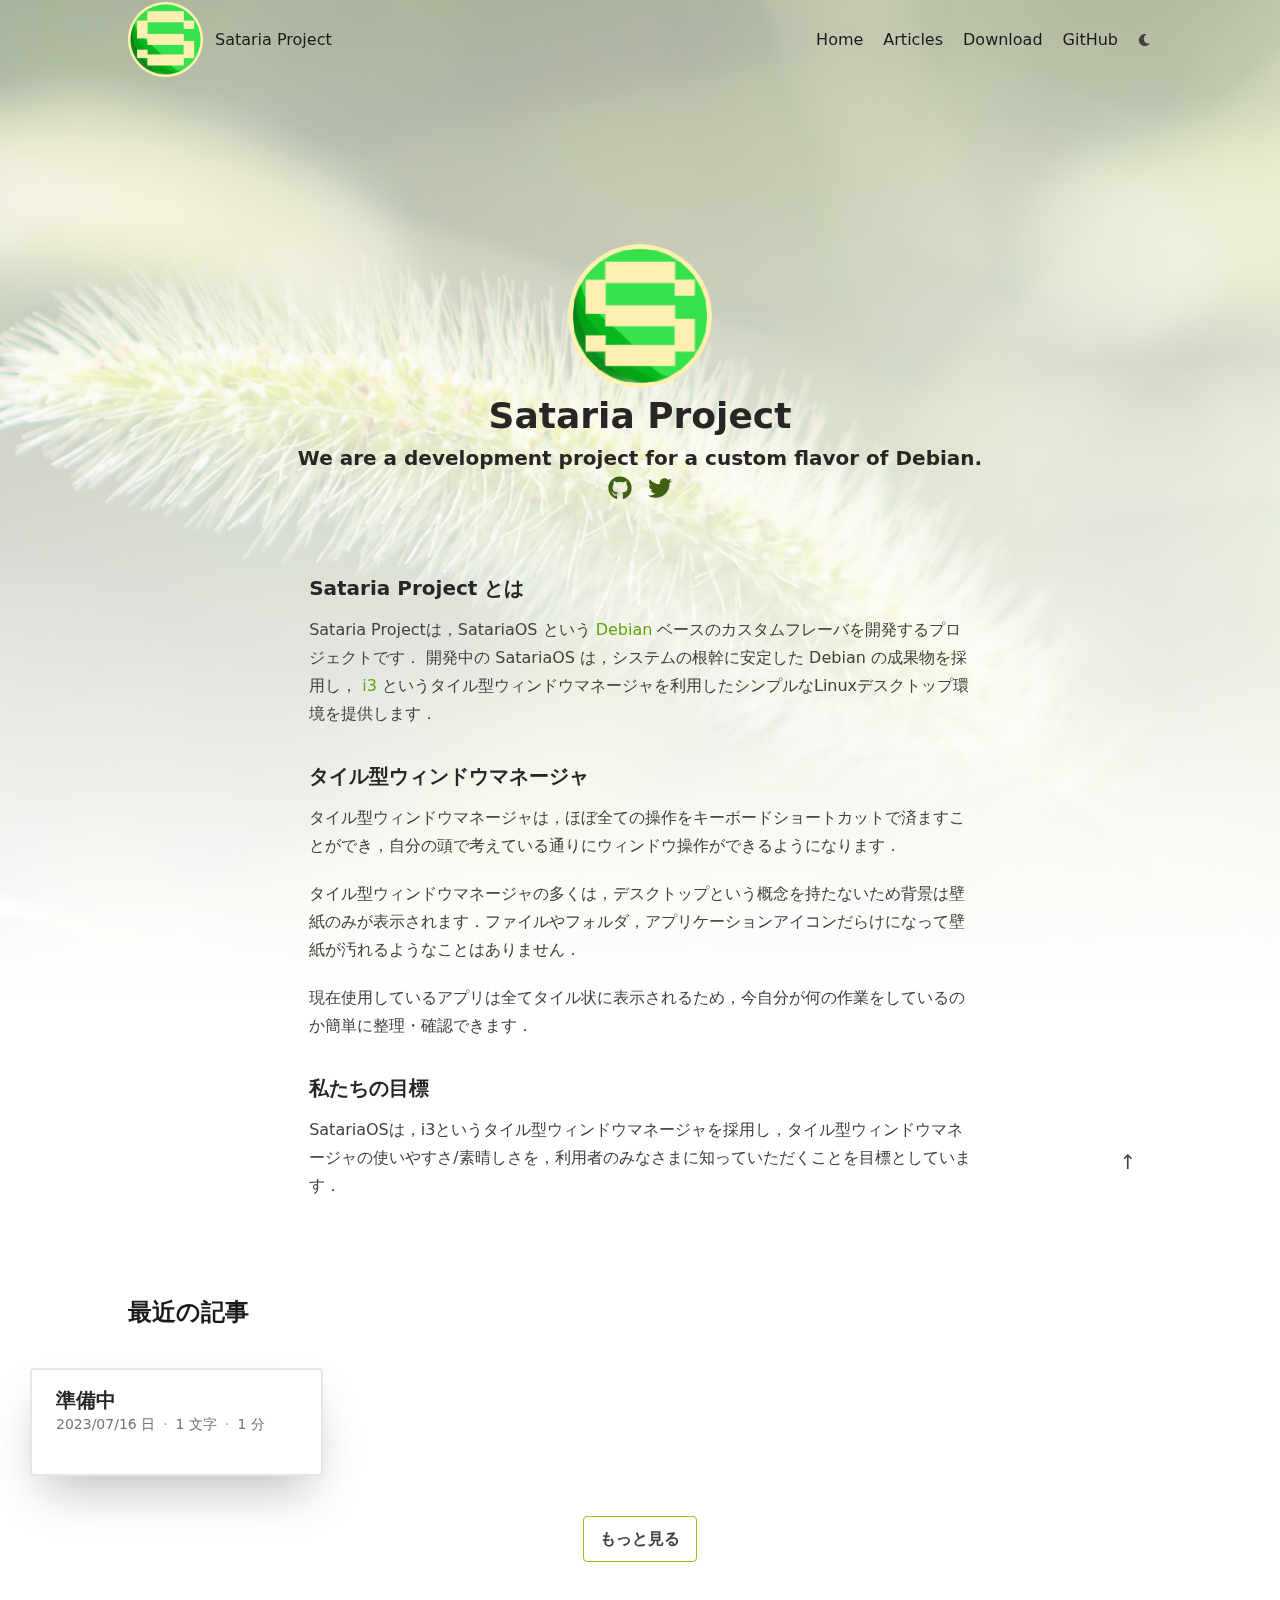
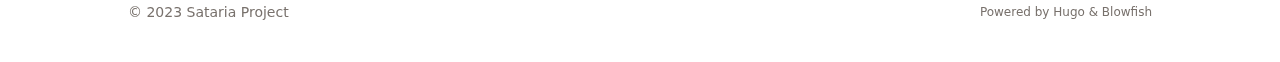
<file: page/1/index.html>
<!doctype html><html lang=ja><head><title>https://satariaos.github.io/</title><link rel=canonical href=https://satariaos.github.io/><meta name=robots content="noindex"><meta charset=utf-8><meta http-equiv=refresh content="0; url=https://satariaos.github.io/"></head></html>
</file>
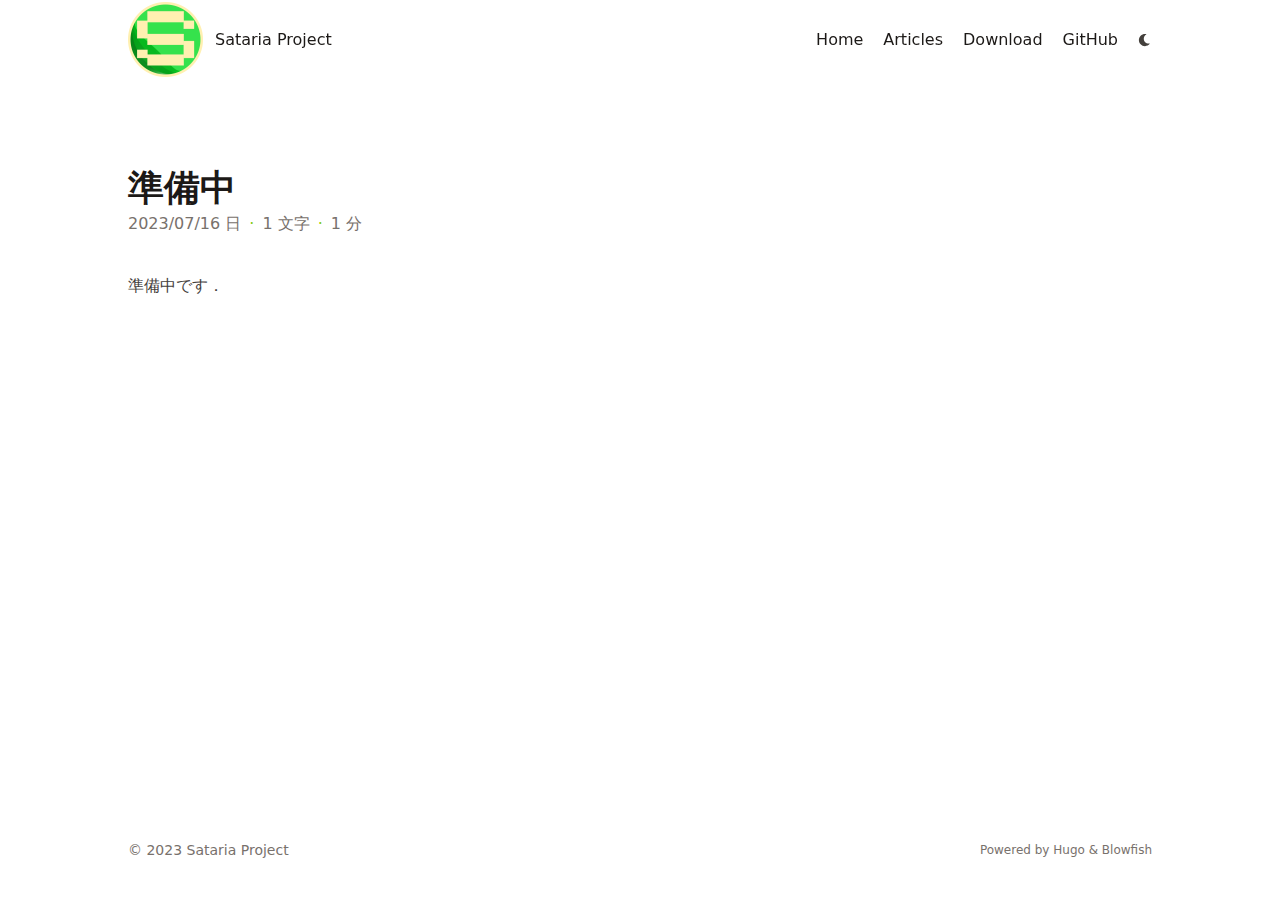
<file: post/under-construction/index.html>
<!doctype html><html lang=ja-JP dir=ltr class=scroll-smooth data-default-appearance=light data-auto-appearance=true><head><meta charset=utf-8><meta http-equiv=content-language content="ja"><meta name=viewport content="width=device-width,initial-scale=1"><meta http-equiv=x-ua-compatible content="ie=edge"><title>準備中 &#183; Sataria Project</title><meta name=title content="準備中 &#183; Sataria Project"><link rel=canonical href=https://satariaos.github.io/post/under-construction/><link type=text/css rel=stylesheet href=/css/main.bundle.min.26172db4616abd0f9f107d3eab88d934e6db8a56a3ac628f890268572cadd2caa19af6ad4d9f763f687d9a13179026c88ee9ca59440b5b3d1e882bed1cd09b27.css integrity="sha512-JhcttGFqvQ+fEH0+q4jZNObbilajrGKPiQJoVyyt0sqhmvatTZ92P2h9mhMXkCbIjunKWUQLWz0eiCvtHNCbJw=="><script type=text/javascript src=/js/appearance.min.516a16745bea5a9bd011138d254cc0fd3973cd55ce6e15f3dec763e7c7c2c7448f8fe7b54cca811cb821b0c7e12cd161caace1dd794ac3d34d40937cbcc9ee12.js integrity="sha512-UWoWdFvqWpvQERONJUzA/TlzzVXObhXz3sdj58fCx0SPj+e1TMqBHLghsMfhLNFhyqzh3XlKw9NNQJN8vMnuEg=="></script>
<script src=/js/zoom.min.js></script>
<link rel=apple-touch-icon sizes=180x180 href=/apple-touch-icon.png><link rel=icon type=image/png sizes=32x32 href=/favicon-32x32.png><link rel=icon type=image/png sizes=16x16 href=/favicon-16x16.png><link rel=manifest href=/site.webmanifest><meta property="og:title" content="準備中"><meta property="og:description" content="準備中です．"><meta property="og:type" content="article"><meta property="og:url" content="https://satariaos.github.io/post/under-construction/"><meta property="article:section" content="post"><meta property="article:published_time" content="2023-07-16T00:00:00+00:00"><meta property="article:modified_time" content="2023-07-16T00:00:00+00:00"><meta name=twitter:card content="summary"><meta name=twitter:title content="準備中"><meta name=twitter:description content="準備中です．"><script type=application/ld+json>[{"@context":"https://schema.org","@type":"Article","articleSection":"Posts","name":"準備中","headline":"準備中","abstract":"準備中です．","inLanguage":"ja","url":"https:\/\/satariaos.github.io\/post\/under-construction\/","author":{"@type":"Person","name":"Sataria Project"},"copyrightYear":"2023","dateCreated":"2023-07-16T00:00:00\u002b00:00","datePublished":"2023-07-16T00:00:00\u002b00:00","dateModified":"2023-07-16T00:00:00\u002b00:00","mainEntityOfPage":"true","wordCount":"1"}]</script><meta name=author content="Sataria Project"><link href=https://github.com/SatariaOS rel=me><link href=https://twitter.com/SatariaProject rel=me><script src=/lib/jquery/jquery.slim.min.js integrity></script><meta name=theme-color></head><body class="flex flex-col h-screen px-6 m-auto text-lg leading-7 max-w-7xl bg-neutral text-neutral-900 dark:bg-neutral-800 dark:text-neutral sm:px-14 md:px-24 lg:px-32"><div id=the-top class="absolute flex self-center"><a class="px-3 py-1 text-sm -translate-y-8 rounded-b-lg bg-primary-200 focus:translate-y-0 dark:bg-neutral-600" href=#main-content><span class="font-bold text-primary-600 ltr:pr-2 rtl:pl-2 dark:text-primary-400">&darr;</span>メインコンテンツへスキップ</a></div><div class=min-h-[148px]></div><div class="fixed inset-x-0 pl-[24px] pr-[24px]" style=z-index:100><div id=menu-blur class="absolute opacity-0 inset-x-0 top-0 h-full single_hero_background nozoom bg-neutral dark:bg-neutral-800"></div><div class="relative max-w-[64rem] ml-auto mr-auto"><div style=padding-left:0;padding-right:0;padding-top:2px;padding-bottom:3px class="main-menu flex items-center justify-between px-4 py-6 sm:px-6 md:justify-start space-x-3"><div><a href=/ class=flex><span class=sr-only>Sataria Project</span>
<img src=/img/Sataria_150.png width=75 height=75 class="logo max-h-[5rem] max-w-[5rem] object-scale-down object-left nozoom" alt="Sataria Project"></a></div><div class="flex flex-1 items-center justify-between"><nav class="flex space-x-3"><a href=/ class="text-base font-medium text-gray-500 hover:text-gray-900">Sataria Project</a></nav><nav class="hidden md:flex items-center space-x-5 md:ml-12 h-12"><a href=/ class="flex items-center"><p class="text-base font-medium text-gray-500 hover:text-gray-900" title="Welcome to SatariaProject!">Home</p></a><a href=/post/ class="flex items-center"><p class="text-base font-medium text-gray-500 hover:text-gray-900" title=Posts>Articles</p></a><a href=/iso/ class="flex items-center"><p class="text-base font-medium text-gray-500 hover:text-gray-900" title=ISO>Download</p></a><a href=https://github.com/SatariaOS target=_blank class="flex items-center"><p class="text-base font-medium text-gray-500 hover:text-gray-900" title>GitHub</p></a><div class="ltr:mr-14 rtl:ml-14 cursor-pointer text-sm text-neutral-700 hover:text-primary-600 dark:text-neutral dark:hover:text-primary-400"><button id=appearance-switcher aria-label="Dark mode switcher" type=button><div class="flex items-center justify-center h-12 dark:hidden"><span class="relative block icon"><svg xmlns="http://www.w3.org/2000/svg" viewBox="0 0 512 512"><path fill="currentcolor" d="M32 256C32 132.2 132.3 32 255.8 32c11.36.0 29.7 1.668 40.9 3.746 9.616 1.777 11.75 14.63 3.279 19.44C245 86.5 211.2 144.6 211.2 207.8c0 109.7 99.71 193 208.3 172.3 9.561-1.805 16.28 9.324 10.11 16.95C387.9 448.6 324.8 480 255.8 480 132.1 480 32 379.6 32 256z"/></svg></span></div><div class="items-center justify-center hidden h-12 dark:flex"><span class="relative block icon"><svg xmlns="http://www.w3.org/2000/svg" viewBox="0 0 512 512"><path fill="currentcolor" d="M256 159.1c-53.02.0-95.1 42.98-95.1 95.1s41.2 96.9 95.1 96.9 95.1-42.98 95.1-95.1S309 159.1 256 159.1zM509.3 347l-63.2-91.9 63.15-91.01c6.332-9.125 1.104-21.74-9.826-23.72l-109-19.7-19.7-109c-1.975-10.93-14.59-16.16-23.72-9.824L256 65.89 164.1 2.736c-9.125-6.332-21.74-1.107-23.72 9.824L121.6 121.6 12.56 141.3C1.633 143.2-3.596 155.9 2.736 164.1L65.89 256 2.74 347.01c-6.332 9.125-1.105 21.74 9.824 23.72l109 19.7 19.7 109c1.975 10.93 14.59 16.16 23.72 9.824L256 446.1l91.01 63.15c9.127 6.334 21.75 1.107 23.72-9.822l19.7-109 109-19.7C510.4 368.8 515.6 356.1 509.3 347zM256 383.1c-70.69.0-127.1-57.31-127.1-127.1.0-70.69 57.31-127.1 127.1-127.1S383.1 186.2 383.1 256c0 70.7-56.4 127.1-127.1 127.1z"/></svg></span></div></button></div></nav><div class="flex md:hidden items-center space-x-5 md:ml-12"><span></span>
<button id=appearance-switcher-mobile aria-label="Dark mode switcher" type=button style=margin-right:5px><div class="flex items-center justify-center h-12 dark:hidden"><span class="relative block icon"><svg xmlns="http://www.w3.org/2000/svg" viewBox="0 0 512 512"><path fill="currentcolor" d="M32 256C32 132.2 132.3 32 255.8 32c11.36.0 29.7 1.668 40.9 3.746 9.616 1.777 11.75 14.63 3.279 19.44C245 86.5 211.2 144.6 211.2 207.8c0 109.7 99.71 193 208.3 172.3 9.561-1.805 16.28 9.324 10.11 16.95C387.9 448.6 324.8 480 255.8 480 132.1 480 32 379.6 32 256z"/></svg></span></div><div class="items-center justify-center hidden h-12 dark:flex"><span class="relative block icon"><svg xmlns="http://www.w3.org/2000/svg" viewBox="0 0 512 512"><path fill="currentcolor" d="M256 159.1c-53.02.0-95.1 42.98-95.1 95.1s41.2 96.9 95.1 96.9 95.1-42.98 95.1-95.1S309 159.1 256 159.1zM509.3 347l-63.2-91.9 63.15-91.01c6.332-9.125 1.104-21.74-9.826-23.72l-109-19.7-19.7-109c-1.975-10.93-14.59-16.16-23.72-9.824L256 65.89 164.1 2.736c-9.125-6.332-21.74-1.107-23.72 9.824L121.6 121.6 12.56 141.3C1.633 143.2-3.596 155.9 2.736 164.1L65.89 256 2.74 347.01c-6.332 9.125-1.105 21.74 9.824 23.72l109 19.7 19.7 109c1.975 10.93 14.59 16.16 23.72 9.824L256 446.1l91.01 63.15c9.127 6.334 21.75 1.107 23.72-9.822l19.7-109 109-19.7C510.4 368.8 515.6 356.1 509.3 347zM256 383.1c-70.69.0-127.1-57.31-127.1-127.1.0-70.69 57.31-127.1 127.1-127.1S383.1 186.2 383.1 256c0 70.7-56.4 127.1-127.1 127.1z"/></svg></span></div></button></div></div><div class="-my-2 -mr-2 md:hidden"><label id=menu-button for=menu-controller class=block><input type=checkbox id=menu-controller class=hidden><div class="cursor-pointer hover:text-primary-600 dark:hover:text-primary-400"><span class="relative block icon"><svg xmlns="http://www.w3.org/2000/svg" viewBox="0 0 448 512"><path fill="currentcolor" d="M0 96C0 78.33 14.33 64 32 64H416c17.7.0 32 14.33 32 32 0 17.7-14.3 32-32 32H32C14.33 128 0 113.7.0 96zM0 256c0-17.7 14.33-32 32-32H416c17.7.0 32 14.3 32 32s-14.3 32-32 32H32c-17.67.0-32-14.3-32-32zM416 448H32c-17.67.0-32-14.3-32-32s14.33-32 32-32H416c17.7.0 32 14.3 32 32s-14.3 32-32 32z"/></svg></span></div><div id=menu-wrapper style=padding-top:5px class="fixed inset-0 z-30 invisible w-screen h-screen m-auto overflow-auto transition-opacity opacity-0 cursor-default bg-neutral-100/50 backdrop-blur-sm dark:bg-neutral-900/50"><ul class="flex space-y-2 mt-3 flex-col items-end w-full px-6 py-6 mx-auto overflow-visible list-none ltr:text-right rtl:text-left max-w-7xl"><li><span class="cursor-pointer inline-block align-text-bottom hover:text-primary-600 dark:hover:text-primary-400"><span class="relative block icon"><svg xmlns="http://www.w3.org/2000/svg" viewBox="0 0 320 512"><path fill="currentcolor" d="M310.6 361.4c12.5 12.5 12.5 32.75.0 45.25C304.4 412.9 296.2 416 288 416s-16.38-3.125-22.62-9.375L160 301.3 54.63 406.6C48.38 412.9 40.19 416 32 416S15.63 412.9 9.375 406.6c-12.5-12.5-12.5-32.75.0-45.25l105.4-105.4L9.375 150.6c-12.5-12.5-12.5-32.75.0-45.25s32.75-12.5 45.25.0L160 210.8l105.4-105.4c12.5-12.5 32.75-12.5 45.25.0s12.5 32.75.0 45.25l-105.4 105.4L310.6 361.4z"/></svg></span></span></li><li class=mt-1><a href=/ class="flex items-center"><p class="text-bg font-bg text-gray-500 hover:text-gray-900" title="Welcome to SatariaProject!">Home</p></a></li><li class=mt-1><a href=/post/ class="flex items-center"><p class="text-bg font-bg text-gray-500 hover:text-gray-900" title=Posts>Articles</p></a></li><li class=mt-1><a href=/iso/ class="flex items-center"><p class="text-bg font-bg text-gray-500 hover:text-gray-900" title=ISO>Download</p></a></li><li class=mt-1><a href=https://github.com/SatariaOS target=_blank class="flex items-center"><p class="text-bg font-bg text-gray-500 hover:text-gray-900" title>GitHub</p></a></li></ul></div></label></div></div></div></div><script>window.addEventListener("scroll",function(){var t=window.pageYOffset||document.documentElement.scrollTop||document.body.scrollTop||0,n=document.getElementById("menu-blur");n.style.opacity=t/300})</script><div class="relative flex flex-col grow"><main id=main-content class=grow><article><header id=single_header class="mt-5 max-w-prose"><h1 class="mt-0 text-4xl font-extrabold text-neutral-900 dark:text-neutral">準備中</h1><div class="mt-1 mb-6 text-base text-neutral-500 dark:text-neutral-400 print:hidden"><div class="flex flex-row flex-wrap items-center"><time datetime="2023-07-16 00:00:00 +0000 UTC">2023/07/16 日</time><span class="px-2 text-primary-500">&#183;</span><span>1 文字</span><span class="px-2 text-primary-500">&#183;</span><span title=読むのに必要な時間>1 分</span></div></div></header><section class="flex flex-col max-w-full mt-0 prose dark:prose-invert lg:flex-row"><div class="min-w-0 min-h-0 max-w-prose"><p>準備中です．</p></br></br></div><script>var oid="views_post/under_construction.md",oid_likes="likes_post/under_construction.md"</script><script type=text/javascript src=/js/page.min.0e49973b4ad0a382c7c6012d8bff8226316642daabc4f8a20477bd08674f3da6e2fa993bc20ad4f51e7c5bb68e6f913a207a7c4fe37ea0e7b806894afce0a64e.js integrity="sha512-DkmXO0rQo4LHxgEti/+CJjFmQtqrxPiiBHe9CGdPPabi+pk7wgrU9R58W7aOb5E6IHp8T+N+oOe4BolK/OCmTg=="></script></section><footer class="pt-8 max-w-prose print:hidden"></footer></article></main><footer id=site-footer class="py-10 print:hidden"><div class="flex items-center justify-between"><p class="text-sm text-neutral-500 dark:text-neutral-400">&copy;
2023
Sataria Project</p><p class="text-xs text-neutral-500 dark:text-neutral-400">Powered by <a class="hover:underline hover:decoration-primary-400 hover:text-primary-500" href=https://gohugo.io/ target=_blank rel="noopener noreferrer">Hugo</a> & <a class="hover:underline hover:decoration-primary-400 hover:text-primary-500" href=https://blowfish.page/ target=_blank rel="noopener noreferrer">Blowfish</a></p></div><script>mediumZoom(document.querySelectorAll("img:not(.nozoom)"),{margin:24,background:"rgba(0,0,0,0.5)",scrollOffset:0})</script><script type=text/javascript src=/js/process.min.35c1113bcc16c5a59bf031082f9e63822aa95280423881a7847a7ff33a16e6299ce6a840d9ef4e10d947e030a18f3f20359afb2ec0f35967484b9a9360ac3145.js integrity="sha512-NcERO8wWxaWb8DEIL55jgiqpUoBCOIGnhHp/8zoW5imc5qhA2e9OENlH4DChjz8gNZr7LsDzWWdIS5qTYKwxRQ=="></script></footer></div></body></html>
</file>
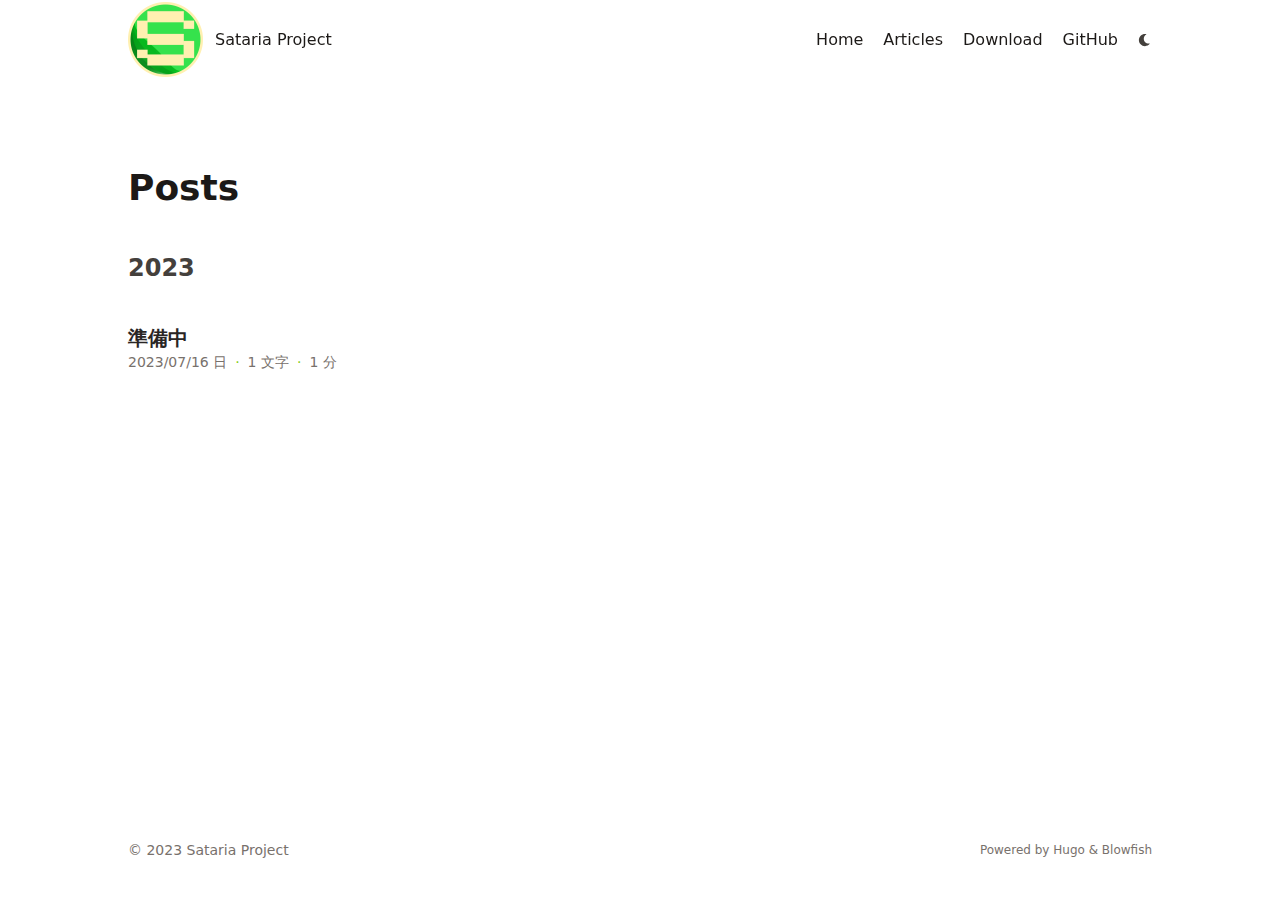
<file: post/page/1/index.html>
<!doctype html><html lang=ja><head><title>https://satariaos.github.io/post/</title><link rel=canonical href=https://satariaos.github.io/post/><meta name=robots content="noindex"><meta charset=utf-8><meta http-equiv=refresh content="0; url=https://satariaos.github.io/post/"></head></html>
</file>
